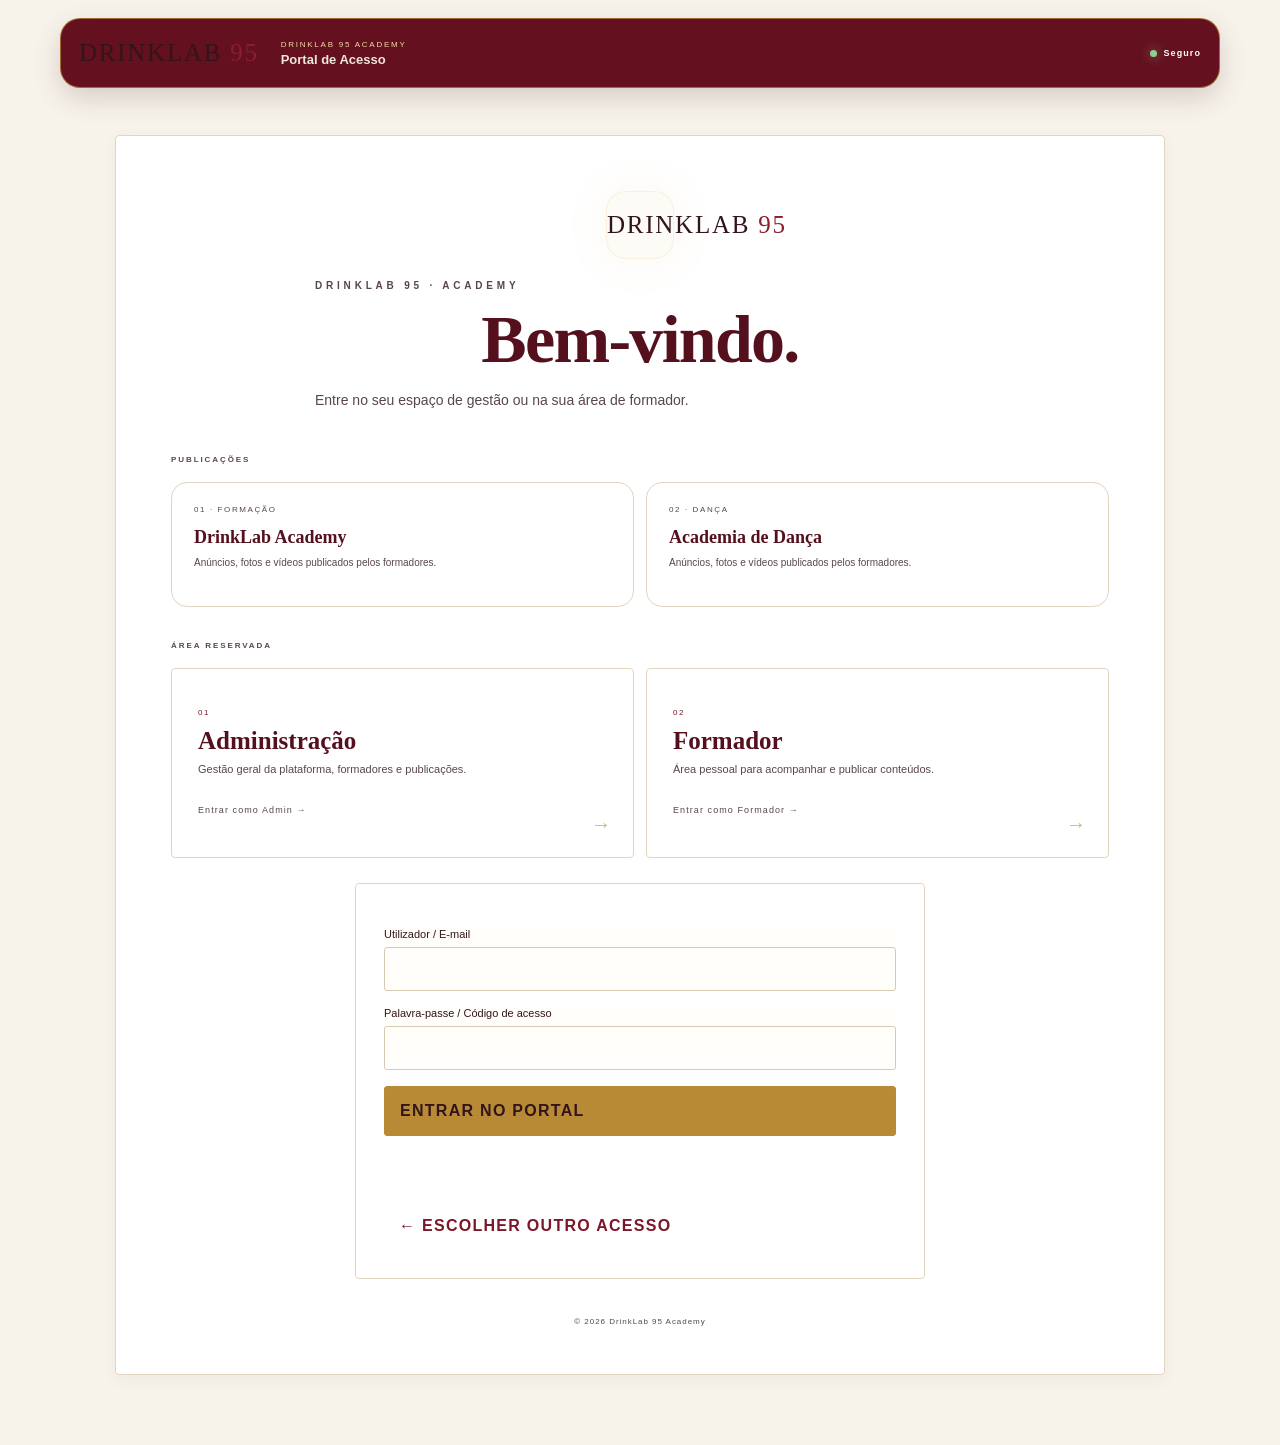
<file: acesso.html>
<!doctype html><html lang="pt-MZ"><head><meta charset="UTF-8"><meta name="viewport" content="width=device-width,initial-scale=1"><meta name="theme-color" content="#64101e"><title>DrinkLab 95 — Portal de Acesso</title><link rel="stylesheet" href="assets/css/style.css?v=20261028-visual-refresh-1"><style>.portal-info{width:min(980px,100%);margin:0 auto 28px;display:grid;grid-template-columns:repeat(3,1fr);gap:14px}.portal-card{display:block;padding:24px 20px;text-decoration:none;color:var(--text);background:linear-gradient(145deg,#15120d,#080808);border:1px solid #352919;border-radius:10px;text-align:left;transition:.25s;cursor:pointer}.portal-card:hover{transform:translateY(-3px);border-color:rgba(237,208,138,.8);box-shadow:0 18px 45px rgba(0,0,0,.35)}.portal-card small{display:block;color:#756c5d;font-size:8px;letter-spacing:.2em;margin-bottom:13px}.portal-card strong{display:block;color:var(--gold2);font:600 20px 'Playfair Display',serif;margin-bottom:7px}.portal-card span{display:block;color:var(--muted);font-size:10px;line-height:1.6}.portal-label{text-align:center;color:var(--gold2);font-size:9px;letter-spacing:.25em;font-weight:700;margin:28px 0 14px}.access-roles{display:grid;grid-template-columns:repeat(2,1fr);gap:14px;max-width:650px;margin:0 auto}.access-roles button{border:1px solid #352919;border-radius:10px;background:linear-gradient(145deg,#15120d,#080808);color:var(--text);padding:22px;text-align:left;cursor:pointer;transition:.25s}.access-roles button:hover{transform:translateY(-3px);border-color:rgba(237,208,138,.7)}.access-roles span{display:block;color:#756c5d;font-size:8px;letter-spacing:.2em;margin-bottom:10px}.access-roles strong{display:block;color:var(--gold2);font:600 21px 'Playfair Display',serif;margin-bottom:5px}.access-roles small,.access-roles em{display:block;color:var(--muted);font-size:10px;line-height:1.6}.access-roles em{margin-top:12px;color:var(--gold2);font-style:normal}.access-form{max-width:520px;margin:24px auto 0}.access-back{margin-top:12px!important;background:transparent!important;border:0!important;color:var(--muted)!important;box-shadow:none!important}.access-back:hover{color:var(--gold2)!important}.error{color:#d88b8b;text-align:center}@media(max-width:700px){.portal-info,.access-roles{grid-template-columns:1fr}.portal-card{padding:19px}.access-roles button{padding:19px}}</style><style>
body:has(.access-page){background:#050505;min-height:100vh}.access-header{position:fixed;top:18px!important;left:50%;transform:translateX(-50%);width:min(1160px,calc(100% - 28px));height:70px!important;min-height:70px!important;padding:9px 18px!important;border-radius:20px!important;z-index:20}.access-header>a{display:flex;align-items:center}.access-header img{height:46px!important;max-width:185px!important}.access-header>div{display:flex;flex-direction:column;gap:3px;margin-left:22px;flex:1}.access-header small{font-size:8px;color:#777067;letter-spacing:.22em}.access-header strong{font-size:13px;color:#eee7dc}.header-status{display:flex!important;align-items:center;gap:7px;color:#aaa49b!important;font-size:9px!important;letter-spacing:.12em!important}.header-status i{display:block;width:7px;height:7px;border-radius:50%;background:#8ecf8e;box-shadow:0 0 12px rgba(142,207,142,.7)}.access-page{position:relative;min-height:100vh;display:grid;place-items:center;padding:135px 18px 70px;overflow:hidden}.access-glow{position:absolute;width:620px;height:620px;border-radius:50%;background:radial-gradient(circle,rgba(201,151,61,.10),transparent 65%);pointer-events:none}.access-box{position:relative;z-index:2;width:min(1050px,100%);padding:55px 55px 48px;background:linear-gradient(145deg,rgba(20,18,14,.96),rgba(7,7,7,.97));border:1px solid rgba(237,208,138,.15);border-radius:26px;box-shadow:0 35px 100px rgba(0,0,0,.55);backdrop-filter:blur(20px)}.access-brand{text-align:center;max-width:650px;margin:0 auto 40px}.brand-mark{width:68px;height:68px;margin:0 auto 18px;display:grid;place-items:center;border:1px solid rgba(237,208,138,.25);border-radius:20px;background:rgba(201,151,61,.045);box-shadow:0 0 45px rgba(201,151,61,.08)}.brand-mark img{width:38px!important;height:38px!important}.access-brand h1{font:600 clamp(42px,6vw,68px)/1 'Playfair Display',serif;margin:8px 0 15px;letter-spacing:-.025em}.access-brand>p:last-child{color:var(--muted);font-size:14px;line-height:1.8;margin:0}.portal-label{margin:32px 0 15px!important;color:#82796b!important;font-size:8px!important;letter-spacing:.24em!important;text-align:left!important}.portal-info{width:100%;grid-template-columns:repeat(2,1fr);gap:12px}.portal-card{min-height:125px;padding:22px!important;border-radius:16px!important;background:rgba(255,255,255,.018)!important;border-color:rgba(237,208,138,.10)!important}.portal-card strong{font-size:18px!important}.portal-card:hover{transform:translateY(-4px);background:rgba(201,151,61,.035)!important}.access-roles{max-width:none;grid-template-columns:repeat(2,1fr);gap:12px}.access-roles button{position:relative;min-height:190px;padding:26px;border-radius:16px;background:linear-gradient(145deg,#15120d,#090908);border-color:rgba(237,208,138,.12)}.access-roles button:after{content:'→';position:absolute;right:22px;bottom:21px;color:var(--gold2);font-size:20px;transition:.2s}.access-roles button:hover:after{transform:translateX(5px)}.access-roles strong{font-size:25px!important}.access-roles small{max-width:310px;font-size:11px!important;line-height:1.7!important}.access-roles em{margin-top:25px!important;font-size:9px!important;letter-spacing:.12em}.access-form{max-width:570px;padding:28px;margin:25px auto 0;border:1px solid rgba(237,208,138,.12);border-radius:18px;background:rgba(255,255,255,.018)}#accessTitle{color:var(--gold2);font-size:10px;letter-spacing:.18em;font-weight:700;margin:0}.access-form label{font-size:11px}.access-form input{border-radius:11px;padding:15px;background:#060606}.access-form>button[type=submit]{border-radius:11px;background:linear-gradient(135deg,#d8ad61,#b98431);padding:15px}.access-back{border-radius:999px!important}.error{font-size:11px}.access-box:after{content:'© 2026 DrinkLab 95 Academy';display:block;text-align:center;color:#514b43;font-size:8px;letter-spacing:.12em;margin-top:38px}@media(max-width:700px){.access-header{top:10px!important;height:62px!important;min-height:62px!important}.access-header img{height:40px!important}.access-header>div{display:none}.header-status{font-size:8px!important}.access-page{padding:100px 12px 35px}.access-box{padding:34px 18px 28px;border-radius:20px}.access-brand{margin-bottom:28px}.portal-info,.access-roles{grid-template-columns:1fr}.portal-card{min-height:110px}.access-roles button{min-height:155px}.access-form{padding:20px 15px}}
</style>  <link rel="stylesheet" href="assets/css/refinement.css?v=20261028-11">
</head><body><header class="access-header"><a href="./"><span class="brand-wordmark">DRINKLAB <em>95</em></span></a><div><small>DRINKLAB 95 ACADEMY</small><strong>Portal de Acesso</strong></div><span class="header-status"><i></i> Seguro</span></header><main class="access-page"><div class="access-glow"></div><section class="access-box"><div class="access-brand"><div class="brand-mark"><span class="brand-wordmark">DRINKLAB <em>95</em></span></div><p class="eyebrow">DRINKLAB 95 · ACADEMY</p><h1>Bem-vindo.</h1><p>Entre no seu espaço de gestão ou na sua área de formador.</p></div><p class="portal-label">PUBLICAÇÕES</p><div class="portal-info"><a class="portal-card" href="./publicacoes.html?area=academy"><small>01 · FORMAÇÃO</small><strong>DrinkLab Academy</strong><span>Anúncios, fotos e vídeos publicados pelos formadores.</span></a><a class="portal-card" href="./publicacoes.html?area=danca"><small>02 · DANÇA</small><strong>Academia de Dança</strong><span>Anúncios, fotos e vídeos publicados pelos formadores.</span></a></div><p class="portal-label">ÁREA RESERVADA</p><div class="access-roles"><button type="button" data-role="admin"><span>01</span><strong>Administração</strong><small>Gestão geral da plataforma, formadores e publicações.</small><em>Entrar como Admin →</em></button><button type="button" data-role="formador"><span>02</span><strong>Formador</strong><small>Área pessoal para acompanhar e publicar conteúdos.</small><em>Entrar como Formador →</em></button></div><form id="accessForm" class="access-form" hidden><p id="accessTitle"></p><label>Utilizador / E-mail<input id="accessUser" autocomplete="username" required></label><label>Palavra-passe / Código de acesso<input id="accessPass" type="password" autocomplete="current-password" required></label><button type="submit">Entrar no portal</button><p id="accessError" class="error"></p><button class="access-back" type="button" id="chooseAgain">← Escolher outro acesso</button></form></section></main><script src="assets/js/acesso.js?v=20260825-7"></script></body></html>
</file>
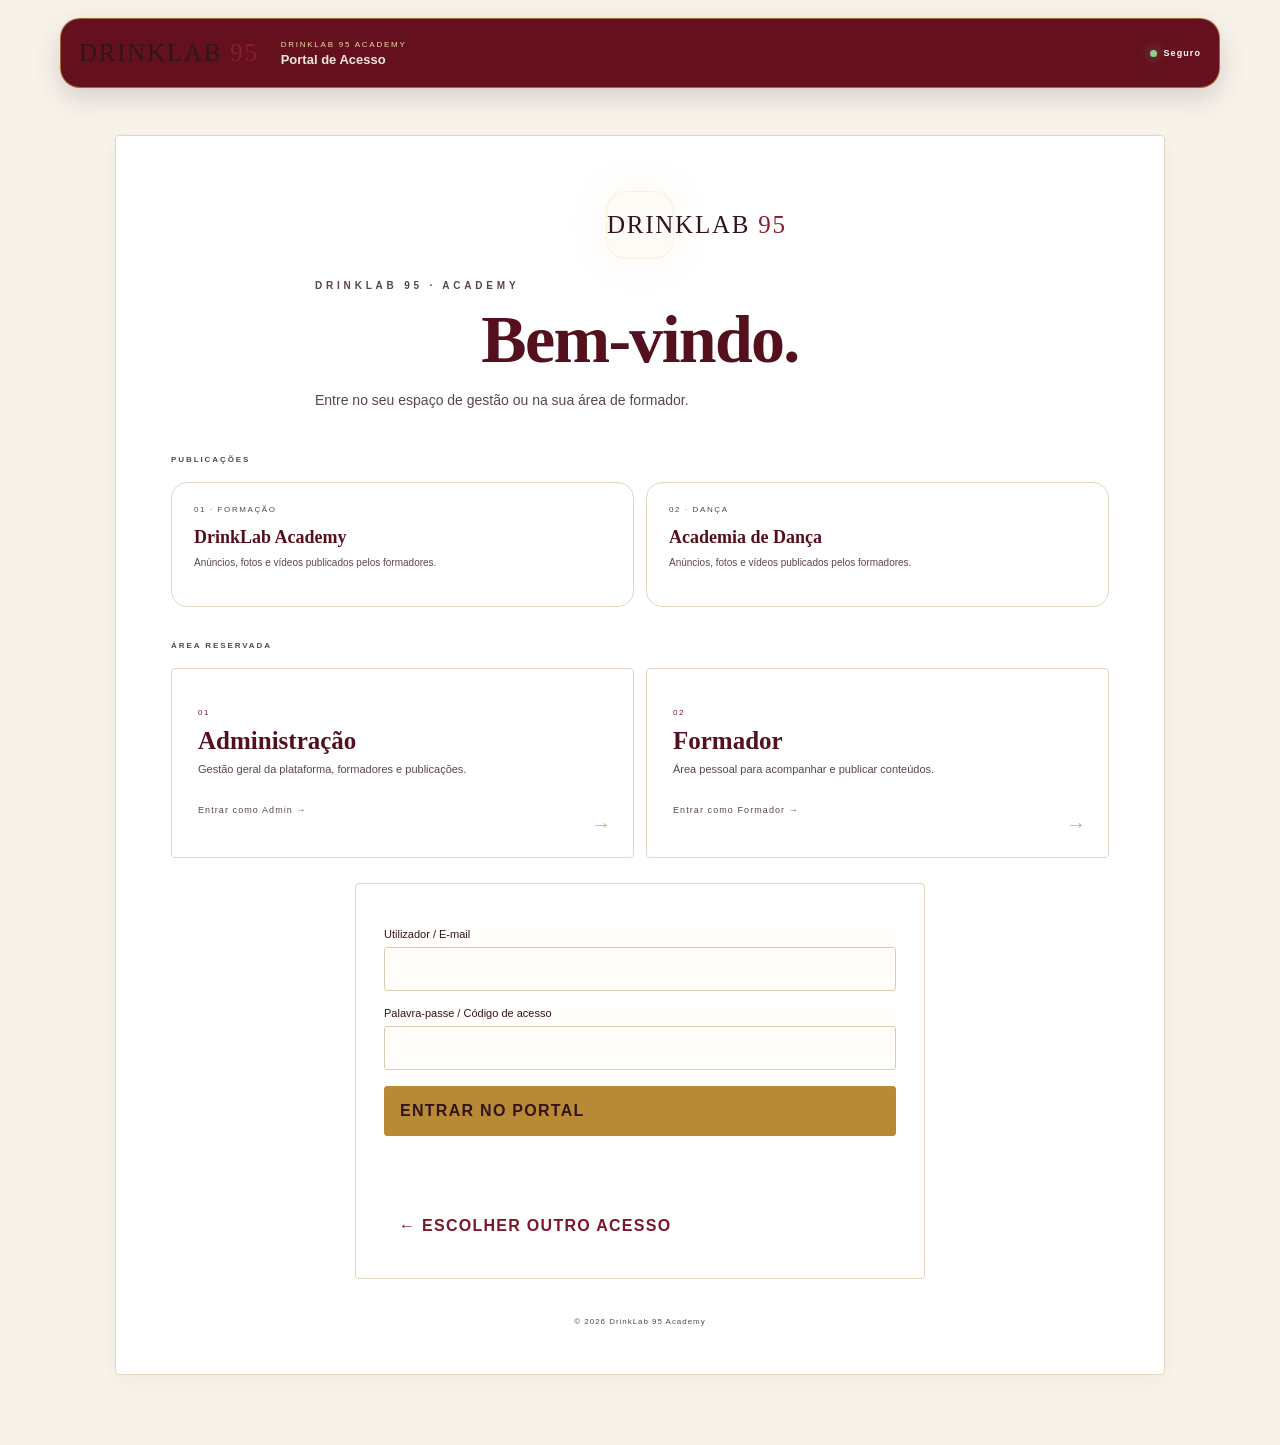
<file: admin.html>
<!doctype html><html lang="pt-MZ"><head><meta charset="UTF-8"><meta name="viewport" content="width=device-width,initial-scale=1"><meta name="theme-color" content="#64101e"><title>DrinkLab 95 — Administração</title><link rel="stylesheet" href="assets/css/style.css?v=20261028-visual-refresh-1"><style>.admin{max-width:1200px;margin:auto;padding:clamp(24px,5vw,55px) clamp(14px,4vw,28px)}.dash h1{font-family:'Playfair Display',serif;font-size:clamp(32px,6vw,48px)}.box{background:#0e0d0b;border:1px solid #4a3920;padding:clamp(18px,4vw,30px);border-radius:14px}.box label{display:grid;gap:7px;margin:13px 0}.box input,.box select,.box textarea{width:100%;box-sizing:border-box;padding:13px;background:#070707;border:1px solid #3a3328;color:#fff;border-radius:8px}.box textarea{min-height:110px;resize:vertical}.goldbtn{background:#c9973d;border:0;border-radius:8px;padding:13px 18px;font-weight:800;cursor:pointer}.error{color:#e08d76;margin-top:12px}.stats{display:grid;grid-template-columns:repeat(5,minmax(0,1fr));gap:14px;margin:25px 0}.stat{background:#11100e;border:1px solid #3d3020;padding:20px;border-radius:12px}.stat b{display:block;font-size:30px;color:#e4bb68}.toolbar{display:flex;gap:12px;justify-content:space-between;align-items:center;margin:20px 0;flex-wrap:wrap}.tablewrap{overflow:auto;border:1px solid #3d3020;border-radius:12px}.tablewrap table{width:100%;border-collapse:collapse;min-width:980px}.tablewrap th,.tablewrap td{padding:12px;text-align:left;border-bottom:1px solid #28231c;font-size:12px}.tablewrap th{color:#e4bb68}.trainer-grid{display:grid;grid-template-columns:1fr 1fr;gap:18px;margin-top:30px}.checks{display:grid;grid-template-columns:1fr 1fr;gap:8px}.checks label{display:flex;align-items:center;gap:8px;margin:0}.trainer-card{border:1px solid #30281d;padding:15px;border-radius:10px;margin:10px 0;background:#0b0b0a}.trainer-card strong{color:#f4ead7;font-size:15px}.trainer-card small{display:block;color:#e4bb68;margin:7px 0}.trainer-actions{display:flex;gap:8px;flex-wrap:wrap;margin-top:12px}.trainer-actions button{background:none;border:1px solid #4a3920;color:#e4bb68;border-radius:7px;padding:8px 10px;cursor:pointer}.trainer-actions .delete{color:#e08d76}.section-title{margin:45px 0 10px;font-family:'Playfair Display',serif;font-size:28px}.notice{border:1px solid #4a3920;background:linear-gradient(135deg,#151109,#090908);padding:18px;border-radius:12px;margin-top:14px}.notice strong{color:#e4bb68}.notice small{display:block;color:#777;margin-top:8px}.hint{font-size:12px;color:#aaa49b}.admin-content-nav{display:grid;grid-template-columns:repeat(3,1fr);gap:12px;margin:18px 0}.admin-content-nav button{min-height:64px;font-size:14px}.admin-content-nav button.active{outline:2px solid #e4bb68;box-shadow:0 0 0 3px rgba(228,187,104,.08)}.site-media-grid{display:grid;grid-template-columns:repeat(3,minmax(0,1fr));gap:14px;margin-top:20px}.site-media-card{border:1px solid #3d3020;background:#0b0b0a;border-radius:12px;overflow:hidden}.site-media-preview{height:180px;background:#070707;display:grid;place-items:center;color:#756c5d}.site-media-preview img,.site-media-preview video{width:100%;height:100%;object-fit:cover}.site-media-info{padding:15px}.site-media-info strong{display:block;color:#e4bb68}.site-media-info small{display:block;color:#777;margin:5px 0 12px}.site-media-info input[type=file]{padding:9px}.site-media-info button{width:100%;margin-top:8px}.site-media-info .media-active{display:flex;align-items:center;gap:8px}.site-media-info .media-active input{width:auto}.site-media-head{display:flex;justify-content:space-between;gap:15px;align-items:center}@media(max-width:900px){.stats{grid-template-columns:repeat(3,1fr)}.trainer-grid{grid-template-columns:1fr}.site-media-grid{grid-template-columns:repeat(2,minmax(0,1fr))}}@media(max-width:600px){.stats{grid-template-columns:1fr 1fr}.checks{grid-template-columns:1fr}.toolbar{align-items:stretch}.toolbar button{width:100%}.admin-content-nav{grid-template-columns:1fr}.admin-content-nav button{width:100%}.site-media-grid{grid-template-columns:1fr}}</style><style>
.admin{max-width:1280px;margin:auto;padding:118px clamp(14px,4vw,34px) 70px}.admin-header{height:76px!important;min-height:76px!important;width:min(1280px,calc(100% - 28px));padding:10px 18px!important;border-radius:20px!important}.admin-brand img{height:46px!important;max-width:185px!important}.admin-header-center{display:flex;flex-direction:column;gap:3px;flex:1;margin-left:25px}.admin-kicker{font-size:8px!important;letter-spacing:.22em!important;color:#8f887e!important}.admin-header-center strong{font-size:14px;color:#f5efe5}.admin-header-actions{display:flex;align-items:center;gap:15px}.admin-live{font-size:9px;color:#aaa49b;display:flex;align-items:center;gap:7px}.admin-live i{width:7px;height:7px;border-radius:50%;background:#8ecf8e;box-shadow:0 0 10px rgba(142,207,142,.65)}.admin-site-link{color:var(--gold2);text-decoration:none;font-size:9px;letter-spacing:.1em;text-transform:uppercase}.admin-hero{display:flex;align-items:flex-end;justify-content:space-between;gap:25px;margin:15px 0 28px}.dash h1{font-family:'Playfair Display',serif;font-size:clamp(36px,5vw,56px);margin:7px 0 10px}.admin-subtitle{max-width:680px;color:var(--muted);line-height:1.7;margin:0;font-size:13px}.logout{border:1px solid rgba(237,208,138,.25);background:rgba(255,255,255,.025);color:#cfc7bb;border-radius:999px;padding:11px 17px;cursor:pointer}.logout:hover{border-color:var(--gold2);color:var(--gold2)}.stats{display:grid;grid-template-columns:repeat(5,minmax(0,1fr));gap:12px;margin:25px 0 35px}.stat{position:relative;overflow:hidden;background:linear-gradient(145deg,rgba(22,19,14,.96),rgba(9,9,8,.96));border:1px solid rgba(237,208,138,.12);padding:21px;border-radius:16px;box-shadow:0 16px 35px rgba(0,0,0,.18)}.stat:after{content:'';position:absolute;width:80px;height:80px;right:-30px;top:-30px;border-radius:50%;background:rgba(201,151,61,.08)}.stat b{display:block;font-size:32px;color:var(--gold2);margin-top:9px}.toolbar{display:flex;gap:12px;justify-content:space-between;align-items:center;margin:20px 0 14px;flex-wrap:wrap}.toolbar h2{font:600 25px 'Playfair Display',serif;margin:0}.goldbtn{background:linear-gradient(135deg,#d8ad61,#b98431);border:0;border-radius:10px;padding:12px 17px;font-weight:800;color:#090806;cursor:pointer;box-shadow:0 10px 25px rgba(201,151,61,.13)}.goldbtn:hover{transform:translateY(-1px);filter:brightness(1.06)}.tablewrap{overflow:auto;border:1px solid rgba(237,208,138,.12);border-radius:16px;background:rgba(10,10,9,.7);box-shadow:0 18px 45px rgba(0,0,0,.2)}.tablewrap th,.tablewrap td{padding:14px 13px}.tablewrap th{background:#11100d;color:var(--gold2);font-size:10px;letter-spacing:.08em;text-transform:uppercase}.tablewrap td{font-size:12px;color:#c7c0b5}.tablewrap tr:last-child td{border-bottom:0}.section-title{margin:58px 0 13px;font-family:'Playfair Display',serif;font-size:31px}.box{background:linear-gradient(145deg,rgba(16,15,13,.96),rgba(8,8,8,.96));border:1px solid rgba(237,208,138,.12);padding:clamp(19px,3vw,30px);border-radius:18px;box-shadow:0 18px 50px rgba(0,0,0,.2)}.box h2{margin-top:0;font-family:'Playfair Display',serif}.box input,.box select,.box textarea{background:#070707;border:1px solid #312b23;border-radius:10px}.box input:focus,.box select:focus,.box textarea:focus{outline:none;border-color:rgba(237,208,138,.55);box-shadow:0 0 0 3px rgba(237,208,138,.07)}.trainer-grid{gap:14px}.trainer-card{border:1px solid rgba(237,208,138,.1);padding:15px;border-radius:14px;margin:10px 0;background:rgba(255,255,255,.018)}.trainer-card:hover{border-color:rgba(237,208,138,.25);background:rgba(237,208,138,.025)}.admin-content-nav{gap:10px}.admin-content-nav button{border-radius:12px}.site-media-grid{gap:12px}.site-media-card{border-color:rgba(237,208,138,.1);border-radius:14px}.notice{border-color:rgba(237,208,138,.13);border-radius:14px;background:linear-gradient(135deg,#141109,#090908)}@media(max-width:1000px){.stats{grid-template-columns:repeat(3,1fr)}.admin-header-center{display:none}}@media(max-width:700px){.admin{padding-top:105px}.admin-header{height:62px!important;min-height:62px!important}.admin-brand img{height:40px!important}.admin-live{display:none}.admin-header-actions{margin-left:auto}.admin-hero{align-items:flex-start;flex-direction:column}.admin-hero .logout{align-self:flex-start}.stats{grid-template-columns:1fr 1fr}.section-title{font-size:27px}}@media(max-width:480px){.admin-header{padding:8px 12px!important}.admin-site-link{font-size:8px}.stats{grid-template-columns:1fr}.stat{padding:18px}.admin{padding-left:12px;padding-right:12px}}
</style>  <link rel="stylesheet" href="assets/css/refinement.css?v=20261028-11">
</head><body><header class="admin-header"><a class="admin-brand" href="./"><span class="brand-wordmark">DRINKLAB <em>95</em></span></a><div class="admin-header-center"><span class="admin-kicker">DRINKLAB 95 ACADEMY</span><strong>Painel de Administração</strong></div><div class="admin-header-actions"><span class="admin-live"><i></i> Sistema online</span><a href="./" class="admin-site-link">Ver site ↗</a></div></header><main class="admin"><section id="dashboard" class="dash"><button id="logout" class="logout">Sair</button><p class="eyebrow">PAINEL DE CONTROLO</p><h1>Gestão da Academy</h1><div class="stats"><div class="stat">Inscrições<b id="total">0</b></div><div class="stat">Novas<b id="novas">0</b></div><div class="stat">Coffee Training<b id="coffee">0</b></div><div class="stat">Dança<b id="dance">0</b></div><div class="stat">Manutenção<b id="maintenance">0</b></div></div><div class="toolbar"><h2>Inscrições</h2><button id="export" class="goldbtn">Exportar CSV</button></div><div class="tablewrap"><table><thead><tr><th>Data</th><th>Nome</th><th>Programa</th><th>Curso</th><th>Horário</th><th>3 dias/semana</th><th>Contacto</th><th>Estado</th></tr></thead><tbody id="rows"></tbody></table></div><h2 class="section-title">Gestão de Formadores</h2><div class="trainer-grid"><div class="box"><h2 id="trainerFormTitle">Criar Formador</h2><p class="hint">Cadastre o formador uma vez. Os dados deste perfil alimentam o acesso do formador e a apresentação da equipa no site público.</p><form id="trainerForm"><label>Nome completo<input id="trainerName" required></label><label>Utilizador / E-mail<input id="trainerEmail" required placeholder="formador@drinklab.co.mz"></label><label>WhatsApp / Telefone<input id="trainerPhone" placeholder="+258..."></label><label>Especialidade / Cargo<input id="trainerSpecialty" placeholder="Ex.: Barista Trainer"></label><label>Área pública<select id="trainerArea"><option>DrinkLab Academy</option><option>Academia de Dança</option></select></label><label>Foto do formador (URL)<input id="trainerPhoto" type="url" placeholder="https://..."><span class="hint">Pode usar uma URL de imagem já hospedada.</span></label><label>Palavra-passe inicial / nova<input id="trainerPass" type="password" minlength="6" placeholder="Deixe vazio ao editar para manter a actual"></label><label>Categorias de actuação</label><div class="checks"><label><input type="checkbox" name="trainerCat" value="Coffee Training"> Coffee Training</label><label><input type="checkbox" name="trainerCat" value="Dança"> Dança</label><label><input type="checkbox" name="trainerCat" value="Bartender / Barwoman"> Bartender / Barwoman</label><label><input type="checkbox" name="trainerCat" value="Coquetelaria"> Coquetelaria</label></div><label><span>Estado</span><select id="trainerActive"><option value="true">Activo</option><option value="false">Inactivo</option></select></label><br><button class="goldbtn" id="trainerSave">Criar acesso do formador</button><button type="button" id="trainerCancel" hidden>Cancelar edição</button></form></div><div class="box"><h2>Formadores</h2><div id="trainers"></div></div></div><h2 class="section-title">Actualizações para os Formadores</h2><div class="box"><p class="hint">Publique avisos, alterações de horários, orientações e informações importantes.</p><form id="updateForm"><label>Título<input id="updateTitle" required></label><label>Categoria<select id="updateCategory"><option>Geral</option><option>Horários</option><option>Formação</option><option>Eventos</option><option>Reuniões</option><option>Importante</option></select></label><label>Destinatários<select id="updateAudience"><option value="Todos">Todos os formadores</option><option value="Coffee Training">Formadores de Coffee Training</option><option value="Dança">Formadores de Dança</option><option value="Bartender / Barwoman">Formadores de Bar</option><option value="Coquetelaria">Formadores de Coquetelaria</option></select></label><label>Mensagem<textarea id="updateMessage" required></textarea></label><button class="goldbtn">Publicar actualização</button></form><div id="updatesAdmin"></div></div><h2 class="section-title">Imagens do Site</h2><div id="siteMediaManagement" class="box"><p class="hint">Gestão central de todas as imagens do site principal, incluindo Hero, secções, programas e fotografias da equipa.</p><p class="hint">Escolha uma imagem ou vídeo e envie. O ficheiro ficará online e substituirá automaticamente a imagem correspondente no site.</p></div><h2 class="section-title">Conteúdo do Site</h2><div id="contentManagementAdmin" class="box"><p class="hint">Escolha uma área para criar, editar ou eliminar conteúdos que serão apresentados no site público.</p><div class="admin-content-nav"><button type="button" class="goldbtn" data-content-area="publicacao">📝 Publicações</button><button type="button" class="goldbtn" data-content-area="trabalho">🏆 Trabalhos Feitos</button><button type="button" class="goldbtn" data-content-area="formacao">🎓 Formações Realizadas</button></div><div id="contentManagementBody"><p class="hint">Selecione uma das três áreas acima.</p></div></div></section></main><footer>© 2026 DrinkLab 95 Academy · Experiência • Qualidade • Paixão</footer><script>if(sessionStorage.getItem('drinklab_admin')!=='1'){location.replace('./acesso.html')}else{const m=document.createElement('script');m.src='assets/js/admin.js?v=20260923-8';document.body.appendChild(m);const c=document.createElement('script');c.src='assets/js/content-manager-admin.js?v=20260903-3';document.body.appendChild(c);const s=document.createElement('script');s.src='assets/js/site-media-admin.js?v=20260903-1';document.body.appendChild(s);const p=document.createElement('script');p.src='assets/js/post-media-upload.js?v=20260903-1';document.body.appendChild(p)}</script></body></html>
</file>
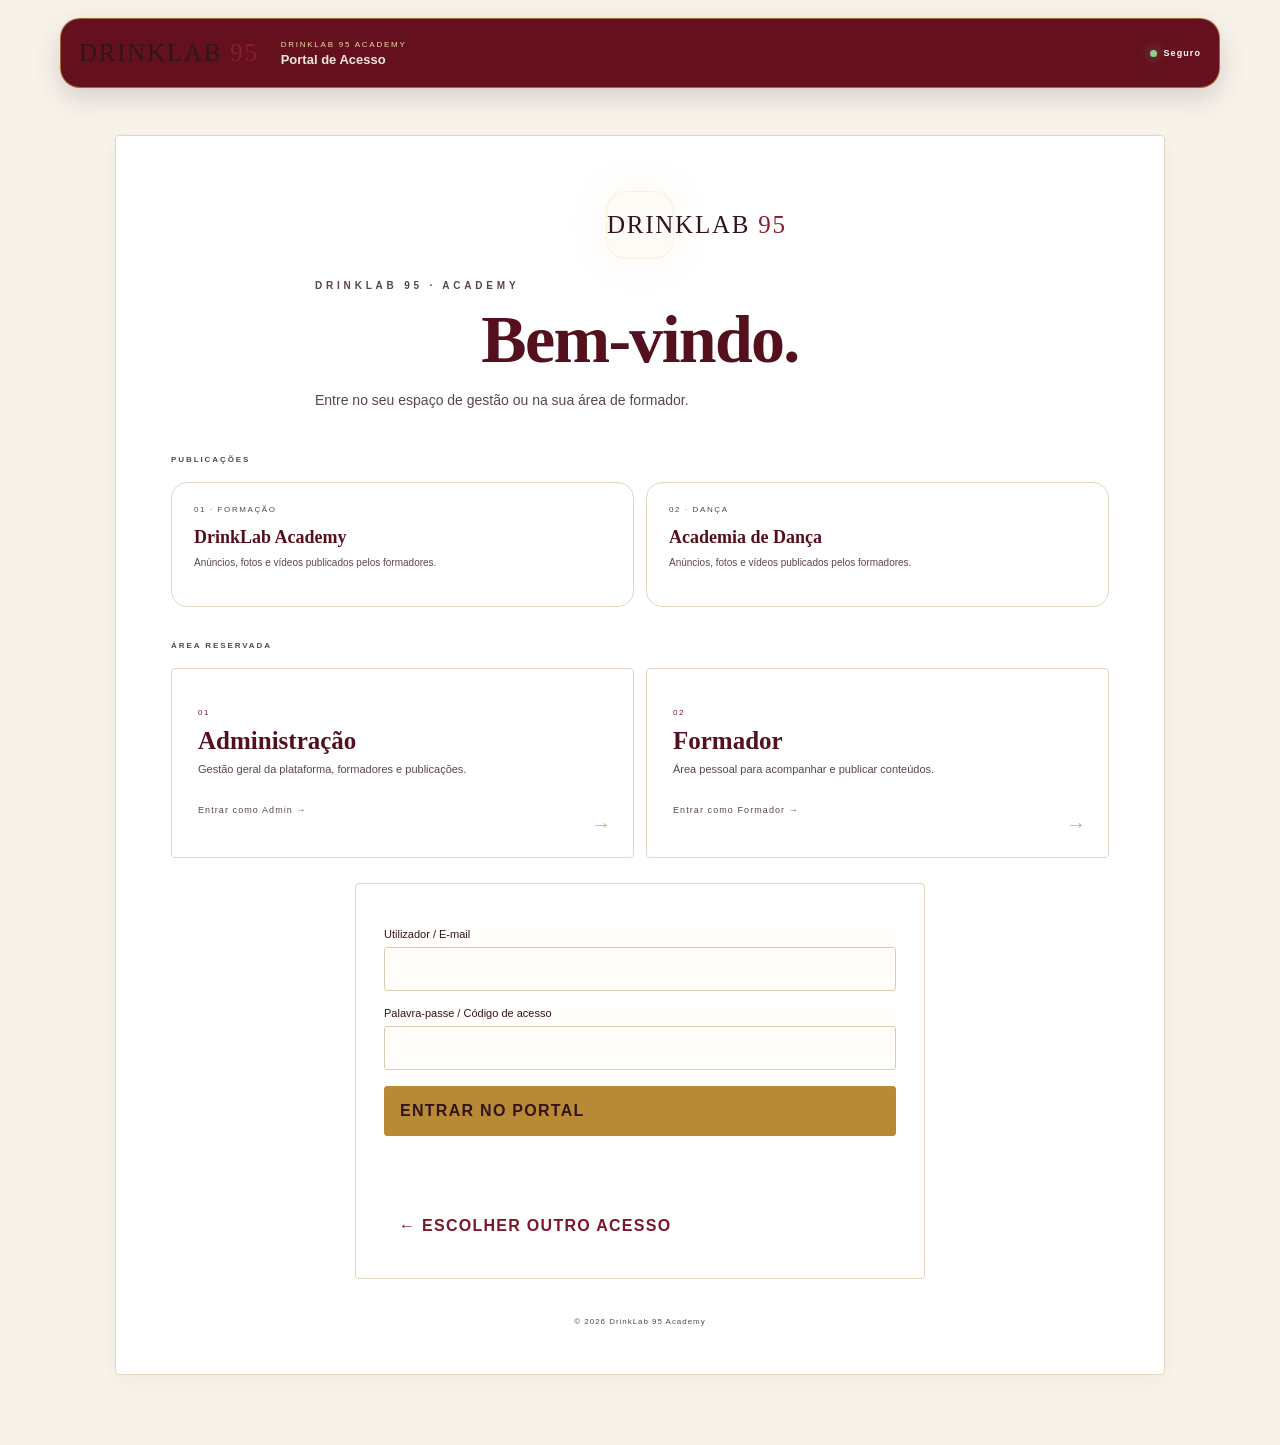
<file: formador.html>
<!doctype html><html lang="pt-MZ"><head><meta charset="UTF-8"><meta name="viewport" content="width=device-width,initial-scale=1"><title>DrinkLab 95 — Área do Formador</title><link rel="stylesheet" href="assets/css/style.css?v=20261028-visual-refresh-1"><style>.trainer-page{max-width:1200px;margin:auto;padding:28px 16px 50px}.trainer-hero h1,.section-title{font-family:'Playfair Display',serif}.trainer-content{display:grid;grid-template-columns:1fr 1fr;gap:18px;margin:25px 0}.trainer-welcome,.trainer-note,.panel{background:#0e0d0b;border:1px solid #3d3020;border-radius:14px;padding:22px}.values{display:flex;gap:8px;flex-wrap:wrap;margin-top:12px}.values span{border:1px solid #4a3920;color:#e4bb68;border-radius:20px;padding:7px 11px;font-size:11px}.section-title{font-size:29px;margin:38px 0 12px}.stats{display:grid;grid-template-columns:repeat(3,1fr);gap:14px;margin:18px 0}.stat{background:#11100e;border:1px solid #3d3020;border-radius:12px;padding:18px}.stat b{display:block;font-size:30px;color:#e4bb68;margin-top:5px}.actions{display:grid;grid-template-columns:1fr 1fr;gap:14px;margin:18px 0}.action{border:1px solid #4a3920;background:linear-gradient(145deg,#15120d,#080808);color:#fff;border-radius:12px;padding:18px;cursor:pointer;text-align:left}.action strong{display:block;color:#e4bb68;font-size:17px;margin-bottom:5px}.composer{display:none;margin-top:14px}.composer.open{display:block}.composer label{display:grid;gap:7px;margin:12px 0}.composer input,.composer select,.composer textarea{width:100%;box-sizing:border-box;padding:12px;background:#070707;border:1px solid #3a3328;color:#fff;border-radius:8px}.composer textarea{min-height:130px}.goldbtn{background:#c9973d;border:0;border-radius:8px;padding:12px 18px;font-weight:800;cursor:pointer}.secondary{background:none;border:1px solid #4a3920;color:#e4bb68;border-radius:8px;padding:11px 15px;cursor:pointer}.danger{color:#e08d76;border-color:#6b3024}.student-wrap{overflow:auto;border:1px solid #3d3020;border-radius:12px}.student-wrap table{width:100%;border-collapse:collapse;min-width:760px}.student-wrap th,.student-wrap td{padding:12px;text-align:left;border-bottom:1px solid #28231c;font-size:12px}.student-wrap th{color:#e4bb68}.post-card{background:linear-gradient(145deg,#15120d,#080808);border:1px solid #3b2d1b;border-radius:12px;padding:18px;margin:12px 0}.post-meta{color:#c9973d;font-size:9px;letter-spacing:.14em;text-transform:uppercase}.post-card h3{font-family:'Playfair Display',serif;font-size:21px;margin:8px 0}.post-card p{color:#aaa49b;line-height:1.7;white-space:pre-line}.post-actions{display:flex;gap:10px;margin-top:14px;flex-wrap:wrap}.empty,.hint{color:#777;font-size:12px}.error{color:#e08d76}@media(max-width:800px){.trainer-content,.actions{grid-template-columns:1fr}.stats{grid-template-columns:1fr 1fr}}@media(max-width:500px){.stats{grid-template-columns:1fr}}</style>  <link rel="stylesheet" href="assets/css/refinement.css?v=20261028-11">
</head><body><header><a href="./"><span class="brand-wordmark">DRINKLAB <em>95</em></span></a><span>ÁREA DO FORMADOR</span></header><main class="trainer-page"><section class="trainer-hero"><button id="logout" class="footer-login">Sair</button><p class="eyebrow">DRINKLAB 95 ACADEMY</p><h1>Área do Formador</h1><p id="welcome">Bem-vindo.</p></section><section class="trainer-content"><div class="trainer-welcome"><p class="eyebrow">PERFIL PROFISSIONAL</p><h2 id="name">Formador</h2><p id="specialty">Formador DrinkLab 95</p><div id="categories" class="values"></div></div><div class="trainer-note"><p class="eyebrow">O SEU ESPAÇO</p><h2>Publique e acompanhe a sua formação.</h2><p>Crie publicações para a página pública. Avisos permanecem apenas no portal.</p></div></section><h2 class="section-title">Minha Formação</h2><div class="stats"><div class="stat">Alunos inscritos<b id="studentTotal">0</b></div><div class="stat">Formações<b id="formationTotal">0</b></div><div class="stat">Horários<b id="scheduleTotal">0</b></div></div><div class="panel"><div style="display:flex;justify-content:space-between;gap:10px;align-items:center;flex-wrap:wrap"><div><h2>👥 Meus alunos</h2><p class="hint">Alunos inscritos nas formações/categorias atribuídas a si.</p></div><button id="refreshStudents" class="secondary">Actualizar</button></div><div class="student-wrap"><table><thead><tr><th>Aluno</th><th>Formação</th><th>Curso</th><th>Horário</th><th>Dias</th><th>Contacto</th></tr></thead><tbody id="studentRows"><tr><td colspan="6">A carregar alunos...</td></tr></tbody></table></div></div><h2 class="section-title">Publicar</h2><div class="actions"><button class="action" id="openPublish"><strong>＋ Nova publicação</strong><span>Texto, foto ou vídeo para a página pública.</span></button><button class="action" id="openNotice"><strong>📢 Novo aviso</strong><span>Comunicação interna, visível apenas no portal.</span></button></div><div id="composer" class="panel composer"><h2 id="composerTitle">Nova publicação</h2><form id="publishForm"><label>Título<input id="postTitle" required maxlength="160"></label><label>Mensagem<textarea id="postMessage" required maxlength="5000"></textarea></label><label>Foto ou vídeo (URL)<input id="postMedia" type="url" placeholder="https://..."></label><label>Área<select id="postArea"></select></label><div style="display:flex;gap:10px;flex-wrap:wrap"><button class="goldbtn" id="publishBtn">Publicar</button><button type="button" class="secondary" id="closeComposer">Cancelar</button></div></form></div><h2 class="section-title">Minhas Publicações</h2><div id="myPosts"><p class="empty">A carregar...</p></div><h2 class="section-title">Meus Avisos</h2><div id="myNotices"><p class="empty">A carregar...</p></div><h2 class="section-title">Comunicações da Administração</h2><div id="adminUpdates"><p class="empty">A carregar...</p></div></main><footer class="site-footer"><div class="footer-bottom"><span>© 2026 DrinkLab 95 Inc. — Todos os direitos reservados.</span><a href="./">Voltar ao site</a></div></footer><script>const SUPABASE_URL='https://tkdqmpmiunkupmmumxmk.supabase.co';const SUPABASE_KEY='sb_publishable_qCKY-QilEX5M3-k2R3CfyQ_MfSv4UKz';const headers={apikey:SUPABASE_KEY,'Content-Type':'application/json'};const raw=sessionStorage.getItem('drinklab_formador');if(!raw){location.replace('acesso.html')}else{try{const trainer=JSON.parse(raw);const esc=v=>String(v??'').replace(/[&<>'"]/g,c=>({'&':'&amp;','<':'&lt;','>':'&gt;',"'":'&#39;','"':'&quot;'}[c]));const norm=v=>String(v??'').normalize('NFKD').replace(/[\u0300-\u036f]/g,'').toLowerCase().replace(/[^a-z0-9]+/g,' ').trim();const cats=Array.isArray(trainer.categorias)?trainer.categorias:(trainer.categorias?String(trainer.categorias).split(','):[]);let editingId=null,editingNoticeId=null;document.querySelector('#name').textContent=trainer.nome||'Formador';document.querySelector('#specialty').textContent=trainer.especialidade||'Formador DrinkLab 95';document.querySelector('#welcome').textContent=`Bem-vindo, ${trainer.nome||'Formador'}.`;document.querySelector('#categories').innerHTML=cats.filter(Boolean).map(x=>`<span>${esc(String(x).trim())}</span>`).join('')||'<span>Sem categoria</span>';const areaForTrainer=()=>{const n=norm(cats.join(' '));if(n.includes('danca'))return 'ACADEMIA DE DANÇA';if(n.includes('scorpion')||n.includes('bar')||n.includes('coquet'))return 'SCORPION SERVICE';return 'DRINKLAB 95 ACADEMY'};async function api(path,opt={}){const r=await fetch(`${SUPABASE_URL}/rest/v1/${path}`,{...opt,headers:{...headers,...(opt.headers||{})}});const t=await r.text();if(!r.ok)throw Error(t||`HTTP ${r.status}`);return t?JSON.parse(t):[]}const mine=x=>String(x.created_by||x.trainer_id||x.author_id||'')===String(trainer.id||'')||norm(x.author_email)===norm(trainer.email);const isPost=x=>{const t=norm(x.type||x.category||x.kind);return !t.includes('aviso')&&!t.includes('notice')&&!t.includes('update')};function postHtml(x){const media=x.media_url||x.image_url||x.video_url||x.url;const mediaHtml=media?`<div style="margin-top:12px"><a href="${esc(media)}" target="_blank" rel="noopener">${/\.(mp4|webm|mov)(\?|$)/i.test(media)?`<video src="${esc(media)}" controls style="max-width:100%;border-radius:8px"></video>`:`<img src="${esc(media)}" alt="Publicação" style="max-width:100%;border-radius:8px">`}</a></div>`:'';return `<article class="post-card"><div class="post-meta">${esc(x.area||x.audience||areaForTrainer())} · ${new Date(x.created_at).toLocaleString('pt-MZ')}</div><h3>${esc(x.title)}</h3><p>${esc(x.content||x.message||x.text)}</p>${mediaHtml}<div class="post-actions"><button class="secondary" data-edit-post="${esc(x.id)}">✏️ Editar</button><button class="secondary danger" data-delete-post="${esc(x.id)}">🗑️ Eliminar</button></div></article>`}function noticeHtml(x){return `<article class="post-card"><div class="post-meta">AVISO · ${new Date(x.created_at).toLocaleString('pt-MZ')}</div><h3>${esc(x.title)}</h3><p>${esc(x.message||x.content||x.text)}</p><div class="post-actions"><button class="secondary" data-edit-notice="${esc(x.id)}">✏️ Editar</button><button class="secondary danger" data-delete-notice="${esc(x.id)}">🗑️ Eliminar</button></div></article>`}async function loadStudents(){try{const rows=await api('registrations?select=*&order=created_at.desc');const mineRows=rows.filter(x=>cats.some(c=>norm([x.program,x.curso,x.categoria].join(' ')).includes(norm(c))));document.querySelector('#studentTotal').textContent=mineRows.length;document.querySelector('#formationTotal').textContent=new Set(mineRows.map(x=>x.curso||x.program).filter(Boolean)).size;document.querySelector('#scheduleTotal').textContent=new Set(mineRows.map(x=>[x.horario,x.dias].filter(Boolean).join(' · ')).filter(Boolean)).size;document.querySelector('#studentRows').innerHTML=mineRows.length?mineRows.map(x=>`<tr><td>${esc(x.nome)}</td><td>${esc(x.program)}</td><td>${esc(x.curso)}</td><td>${esc(x.horario)}</td><td>${esc(x.dias)}</td><td>${esc(x.telefone)}</td></tr>`).join(''):'<tr><td colspan="6">Não existem alunos.</td></tr>'}catch(e){console.error(e)}}async function loadPosts(){try{const rows=await api('posts?select=*&order=created_at.desc');const mineRows=rows.filter(x=>mine(x)&&isPost(x));document.querySelector('#myPosts').innerHTML=mineRows.length?mineRows.map(postHtml).join(''):'<p class="empty">Ainda não publicou nenhum conteúdo.</p>';document.querySelectorAll('[data-edit-post]').forEach(b=>b.onclick=()=>editPost(rows.find(x=>String(x.id)===String(b.dataset.editPost))));document.querySelectorAll('[data-delete-post]').forEach(b=>b.onclick=()=>deletePost(b.dataset.deletePost))}catch(e){console.error(e);document.querySelector('#myPosts').innerHTML='<p class="error">Não foi possível carregar as publicações.</p>'}}async function loadNotices(){try{const rows=await api('trainer_updates?select=*&order=created_at.desc');const mineRows=rows.filter(mine);document.querySelector('#myNotices').innerHTML=mineRows.length?mineRows.map(noticeHtml).join(''):'<p class="empty">Ainda não publicou avisos.</p>';document.querySelectorAll('[data-edit-notice]').forEach(b=>b.onclick=()=>editNotice(rows.find(x=>String(x.id)===String(b.dataset.editNotice))));document.querySelectorAll('[data-delete-notice]').forEach(b=>b.onclick=()=>deleteNotice(b.dataset.deleteNotice));const admin=rows.filter(x=>!mine(x)&&(x.audience==='Todos'||cats.some(c=>norm(c)===norm(x.audience))));document.querySelector('#adminUpdates').innerHTML=admin.length?admin.map(x=>`<article class="post-card"><div class="post-meta">ADMINISTRAÇÃO · ${new Date(x.created_at).toLocaleString('pt-MZ')}</div><h3>${esc(x.title)}</h3><p>${esc(x.message)}</p></article>`).join(''):'<p class="empty">Não existem comunicações da Administração.</p>'}catch(e){console.error(e)}}function setupArea(){document.querySelector('#postArea').innerHTML=`<option>${esc(areaForTrainer())}</option>`}function openComposer(item=null){editingId=item?.id||null;editingNoticeId=null;document.querySelector('#composerTitle').textContent=editingId?'Editar publicação':'Nova publicação';document.querySelector('#postTitle').value=item?.title||'';document.querySelector('#postMessage').value=item?.content||item?.message||'';document.querySelector('#postMedia').value=item?.media_url||item?.image_url||item?.video_url||item?.url||'';setupArea();document.querySelector('#publishBtn').textContent=editingId?'Guardar alterações':'Publicar';document.querySelector('#composer').classList.add('open')}function openNoticeEditor(item=null){editingNoticeId=item?.id||null;editingId=null;document.querySelector('#composerTitle').textContent=editingNoticeId?'Editar aviso':'Novo aviso';document.querySelector('#postTitle').value=item?.title||'';document.querySelector('#postMessage').value=item?.message||item?.content||item?.text||'';document.querySelector('#postMedia').value='';setupArea();document.querySelector('#publishBtn').textContent=editingNoticeId?'Guardar alterações':'Publicar aviso';document.querySelector('#composer').classList.add('open')}function closeComposer(){editingId=null;editingNoticeId=null;document.querySelector('#composer').classList.remove('open');document.querySelector('#publishForm').reset();setupArea()}function editPost(x){if(x&&mine(x)&&isPost(x))openComposer(x)}function editNotice(x){if(x&&mine(x))openNoticeEditor(x)}async function deletePost(id){try{const rows=await api(`posts?id=eq.${encodeURIComponent(id)}&select=*`);if(!rows[0]||!mine(rows[0]))return;if(!confirm('Eliminar esta publicação?'))return;await api(`posts?id=eq.${encodeURIComponent(id)}`,{method:'DELETE'});await loadPosts();alert('Publicação eliminada.')}catch(e){alert('Não foi possível eliminar a publicação.')}}async function deleteNotice(id){try{const rows=await api(`trainer_updates?id=eq.${encodeURIComponent(id)}&select=*`);if(!rows[0]||!mine(rows[0]))return;if(!confirm('Eliminar este aviso?'))return;await api(`trainer_updates?id=eq.${encodeURIComponent(id)}`,{method:'DELETE'});await loadNotices();alert('Aviso eliminado.')}catch(e){alert('Não foi possível eliminar o aviso.')}}document.querySelector('#openPublish').onclick=()=>openComposer();document.querySelector('#openNotice').onclick=()=>openNoticeEditor();document.querySelector('#closeComposer').onclick=closeComposer;document.querySelector('#publishForm').onsubmit=async e=>{e.preventDefault();const title=document.querySelector('#postTitle').value.trim(),content=document.querySelector('#postMessage').value.trim(),media=document.querySelector('#postMedia').value.trim(),area=document.querySelector('#postArea').value,btn=document.querySelector('#publishBtn');btn.disabled=true;try{if(editingNoticeId){await api(`trainer_updates?id=eq.${encodeURIComponent(editingNoticeId)}`,{method:'PATCH',headers:{...headers,Prefer:'return=representation'},body:JSON.stringify({title,message:content})});closeComposer();await loadNotices();alert('Aviso actualizado.')}else if(editingId){await api(`posts?id=eq.${encodeURIComponent(editingId)}`,{method:'PATCH',headers:{...headers,Prefer:'return=representation'},body:JSON.stringify({title,content,media_url:media,area})});closeComposer();await loadPosts();alert('Publicação actualizada.')}else{await api('posts',{method:'POST',headers:{...headers,Prefer:'return=representation'},body:JSON.stringify({title,content,media_url:media,area,created_by:trainer.id,trainer_id:trainer.id,author_id:trainer.id,author_email:trainer.email,type:'Publicação'})});closeComposer();await loadPosts();alert('Publicação publicada.')}}catch(e){alert('Não foi possível guardar: '+e.message)}finally{btn.disabled=false}};document.querySelector('#refreshStudents').onclick=loadStudents;document.querySelector('#logout').onclick=()=>{sessionStorage.removeItem('drinklab_formador');location.replace('acesso.html')};setupArea();loadStudents();loadPosts();loadNotices();setInterval(()=>{if(!document.hidden){loadStudents();loadPosts();loadNotices()}},30000)}catch(e){sessionStorage.removeItem('drinklab_formador');location.replace('acesso.html')}}</script></body></html>
</file>
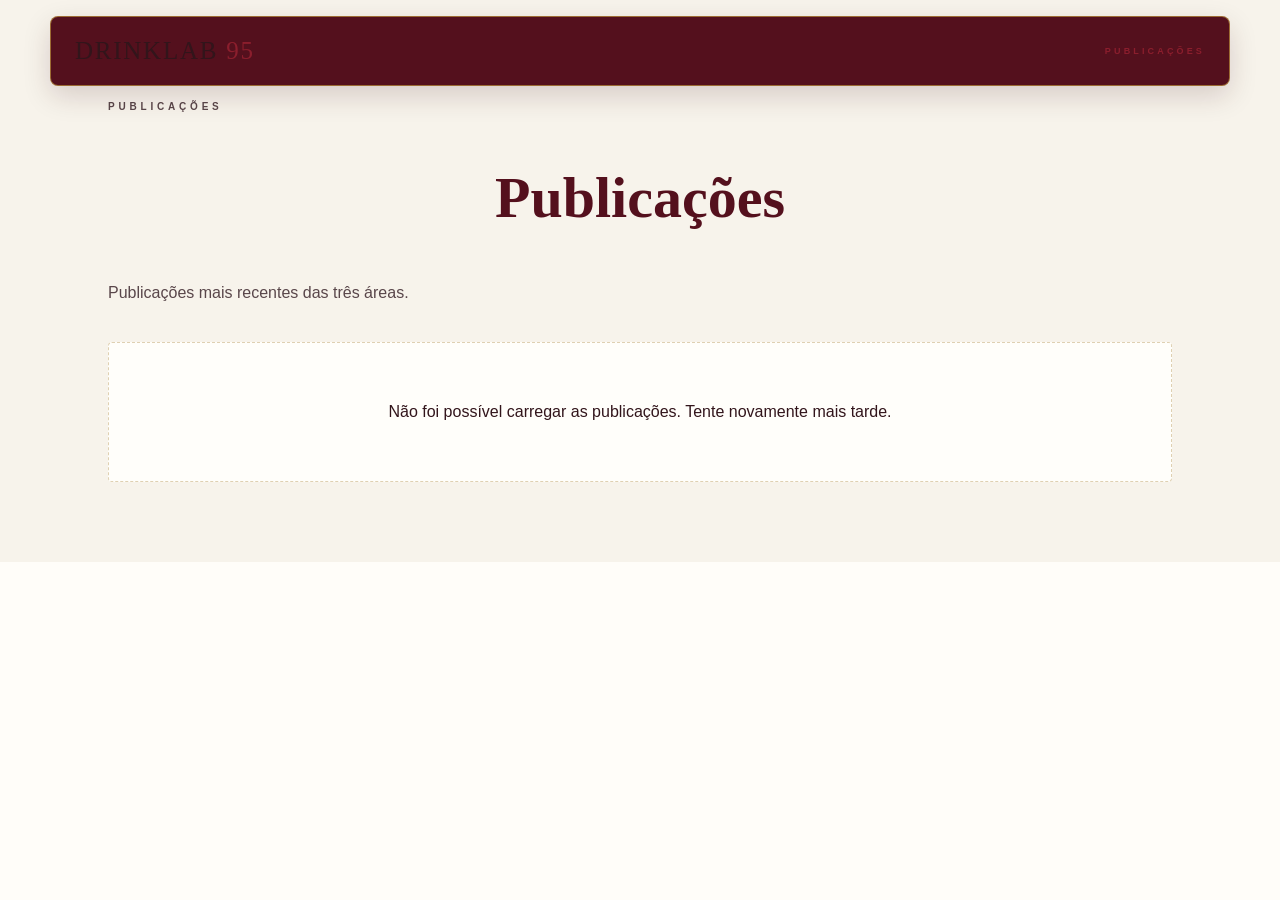
<file: publicacoes.html>
<!doctype html><html lang="pt-MZ"><head><meta charset="UTF-8"><meta name="viewport" content="width=device-width,initial-scale=1"><title>DrinkLab 95 — Publicações</title><link rel="stylesheet" href="assets/css/style.css?v=20261028-visual-refresh-1"><style>.posts-page{max-width:1100px;margin:auto;padding:45px 18px 80px}.posts-head{text-align:center;margin-bottom:35px}.posts-head h1{font-family:'Playfair Display',serif;font-size:clamp(34px,6vw,58px)}.posts-head p{color:#aaa49b}.posts-grid{display:grid;grid-template-columns:repeat(2,minmax(0,1fr));gap:18px}.post{background:linear-gradient(145deg,#15120d,#080808);border:1px solid #3b2d1b;border-radius:14px;overflow:hidden}.post-media{width:100%;max-height:520px;display:block;object-fit:cover;background:#050505}.post-body{padding:22px}.post-meta{font-size:9px;letter-spacing:.15em;text-transform:uppercase;color:#c9973d}.post-author{font-size:11px;color:#e4bb68;margin:8px 0 10px}.post h2{font-family:'Playfair Display',serif;font-size:25px;margin:9px 0}.post p{color:#aaa49b;line-height:1.8;white-space:pre-line}.notice-badge{display:inline-block;margin-bottom:8px;padding:5px 9px;border:1px solid #8b6728;border-radius:20px;color:#e4bb68;font-size:9px;letter-spacing:.12em;text-transform:uppercase}.empty{grid-column:1/-1;text-align:center;color:#777;padding:60px 20px;border:1px dashed #3b2d1b;border-radius:14px}.back{display:inline-block;color:#c9973d;text-decoration:none;margin-bottom:25px}@media(max-width:750px){.posts-grid{grid-template-columns:1fr}}</style>  <link rel="stylesheet" href="assets/css/refinement.css?v=20261028-11">
</head><body><header><a href="./"><span class="brand-wordmark">DRINKLAB <em>95</em></span></a><span>PUBLICAÇÕES</span></header><main class="posts-page"><a class="back" href="./acesso.html">← Voltar ao Portal</a><section class="posts-head"><p class="eyebrow" id="eyebrow">PUBLICAÇÕES</p><h1 id="pageTitle">Anúncios</h1><p id="pageDesc">Publicações dos formadores e da Administração.</p></section><section id="posts" class="posts-grid"><div class="empty">A carregar publicações...</div></section></main><script>const SUPABASE_URL='https://tkdqmpmiunkupmmumxmk.supabase.co',SUPABASE_KEY='sb_publishable_qCKY-QilEX5M3-k2R3CfyQ_MfSv4UKz';const names={academy:'DrinkLab Academy',danca:'Academia de Dança',scorpion:'Scorpion Service'};const params=new URLSearchParams(location.search),area=params.get('area')||'all';document.querySelector('#pageTitle').textContent=names[area]||'Publicações';document.querySelector('#pageDesc').textContent=area==='all'?'Publicações mais recentes das três áreas.':`Anúncios, informações, fotos e vídeos de ${names[area]}.`;function esc(v){return String(v??'').replace(/[&<>'\"]/g,c=>({'&':'&amp;','<':'&lt;','>':'&gt;',"'":'&#39;','\"':'&quot;'}[c]))}function norm(v){return String(v??'').normalize('NFKD').replace(/[\u0300-\u036f]/g,'').toLowerCase().trim()}function mapArea(x){const text=norm([x.area,x.category,x.audience,x.title,x.content,x.message].join(' '));if(/danca|dança|dance/.test(text))return'danca';if(/scorpion|bartender|barwoman|coquetelaria|hospitalidade/.test(text))return'scorpion';return'academy'}async function api(path){const r=await fetch(`${SUPABASE_URL}/rest/v1/${path}`,{headers:{apikey:SUPABASE_KEY,Authorization:`Bearer ${SUPABASE_KEY}`}});if(!r.ok)throw new Error(await r.text());return r.json()}function trainerKey(u){return [u.author_email,u.email_formador,u.created_by,u.formador,u.trainer_id,u.author_id,u.formador_id,u.email].filter(Boolean).map(norm)}function resolveAuthor(u,trainers){const keys=trainerKey(u);const t=trainers.find(x=>keys.includes(norm(x.email))||keys.includes(norm(x.id))||keys.includes(norm(x.nome)));return t?.nome||u.author_name||u.formador_nome||u.trainer_name||'Formador DrinkLab'}function renderPost(p,name){let media='';if(p.media_url&&p.media_type==='image')media=`<img class="post-media" src="${esc(p.media_url)}" alt="${esc(p.title)}">`;else if(p.media_url&&p.media_type==='video')media=`<video class="post-media" controls preload="metadata" src="${esc(p.media_url)}"></video>`;return `<article class="post">${media}<div class="post-body"><div class="post-meta">${new Date(p.created_at).toLocaleString('pt-MZ')}</div><div class="post-author">Publicado por: <strong>${esc(name)}</strong></div><h2>${esc(p.title)}</h2><p>${esc(p.content)}</p></div></article>`}function renderUpdate(u,name){const type=norm(u.category).includes('aviso')?'Aviso':'Publicação';return `<article class="post"><div class="post-body"><span class="notice-badge">${type}</span><div class="post-meta">${new Date(u.created_at).toLocaleString('pt-MZ')}</div><div class="post-author">Publicado por: <strong>${esc(name)}</strong></div><h2>${esc(u.title)}</h2><p>${esc(u.message)}</p></div></article>`}async function load(){const box=document.querySelector('#posts');try{const [posts,updates,trainers]=await Promise.all([api('posts?select=*&published=eq.true&order=created_at.desc'),api('trainer_updates?select=*&order=created_at.desc'),api('trainers?select=id,nome,email')]);const mappedUpdates=updates.map(u=>({...u,__area:mapArea(u),__author:resolveAuthor(u,trainers)}));const filteredPosts=area==='all'?posts:posts.filter(p=>mapArea(p)===area);const filteredUpdates=area==='all'?mappedUpdates:mappedUpdates.filter(u=>u.__area===area);const items=[...filteredPosts.map(p=>({date:p.created_at,html:renderPost(p,resolveAuthor(p,trainers))})),...filteredUpdates.map(u=>({date:u.created_at,html:renderUpdate(u,u.__author)}))].sort((a,b)=>new Date(b.date)-new Date(a.date));box.innerHTML=items.length?items.map(x=>x.html).join(''):'<div class="empty">Ainda não existem publicações nesta área.</div>'}catch(e){console.error(e);box.innerHTML='<div class="empty">Não foi possível carregar as publicações. Tente novamente mais tarde.</div>'}}load();setInterval(load,15000);</script></body></html>
</file>
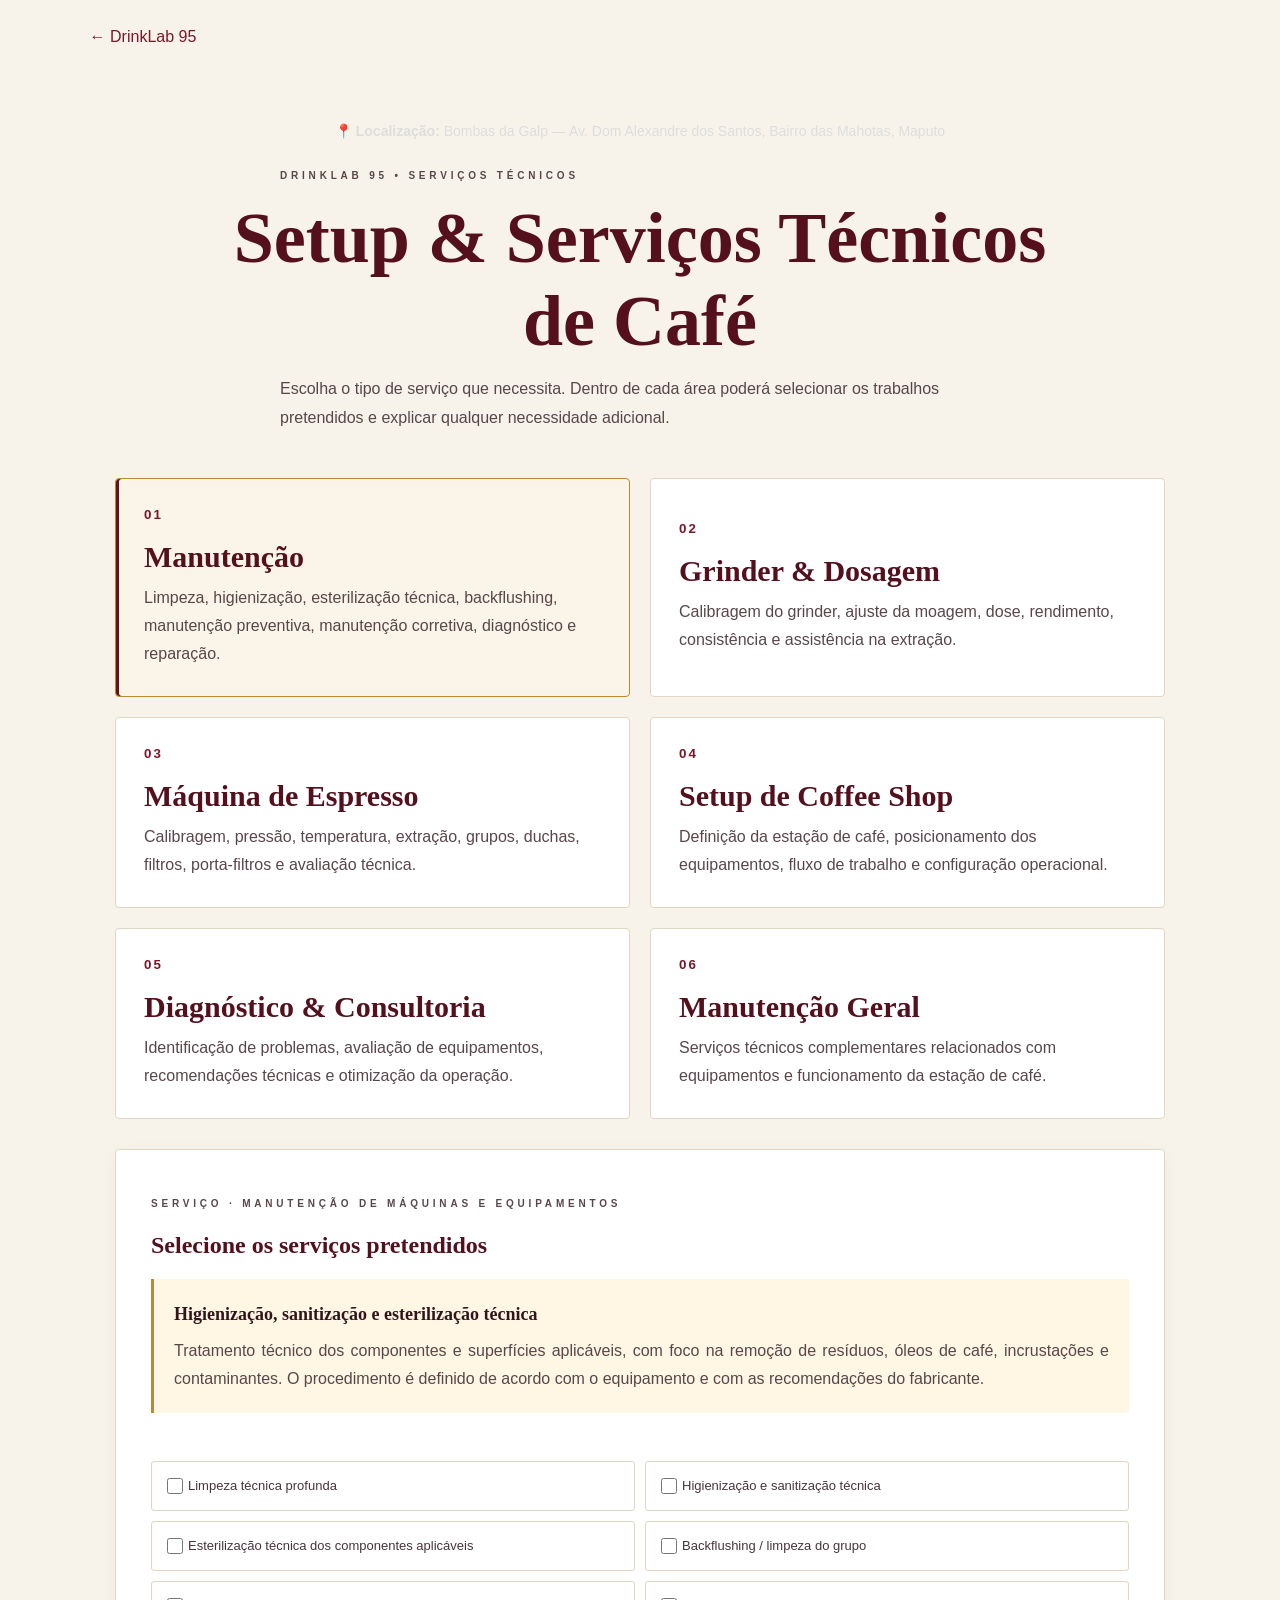
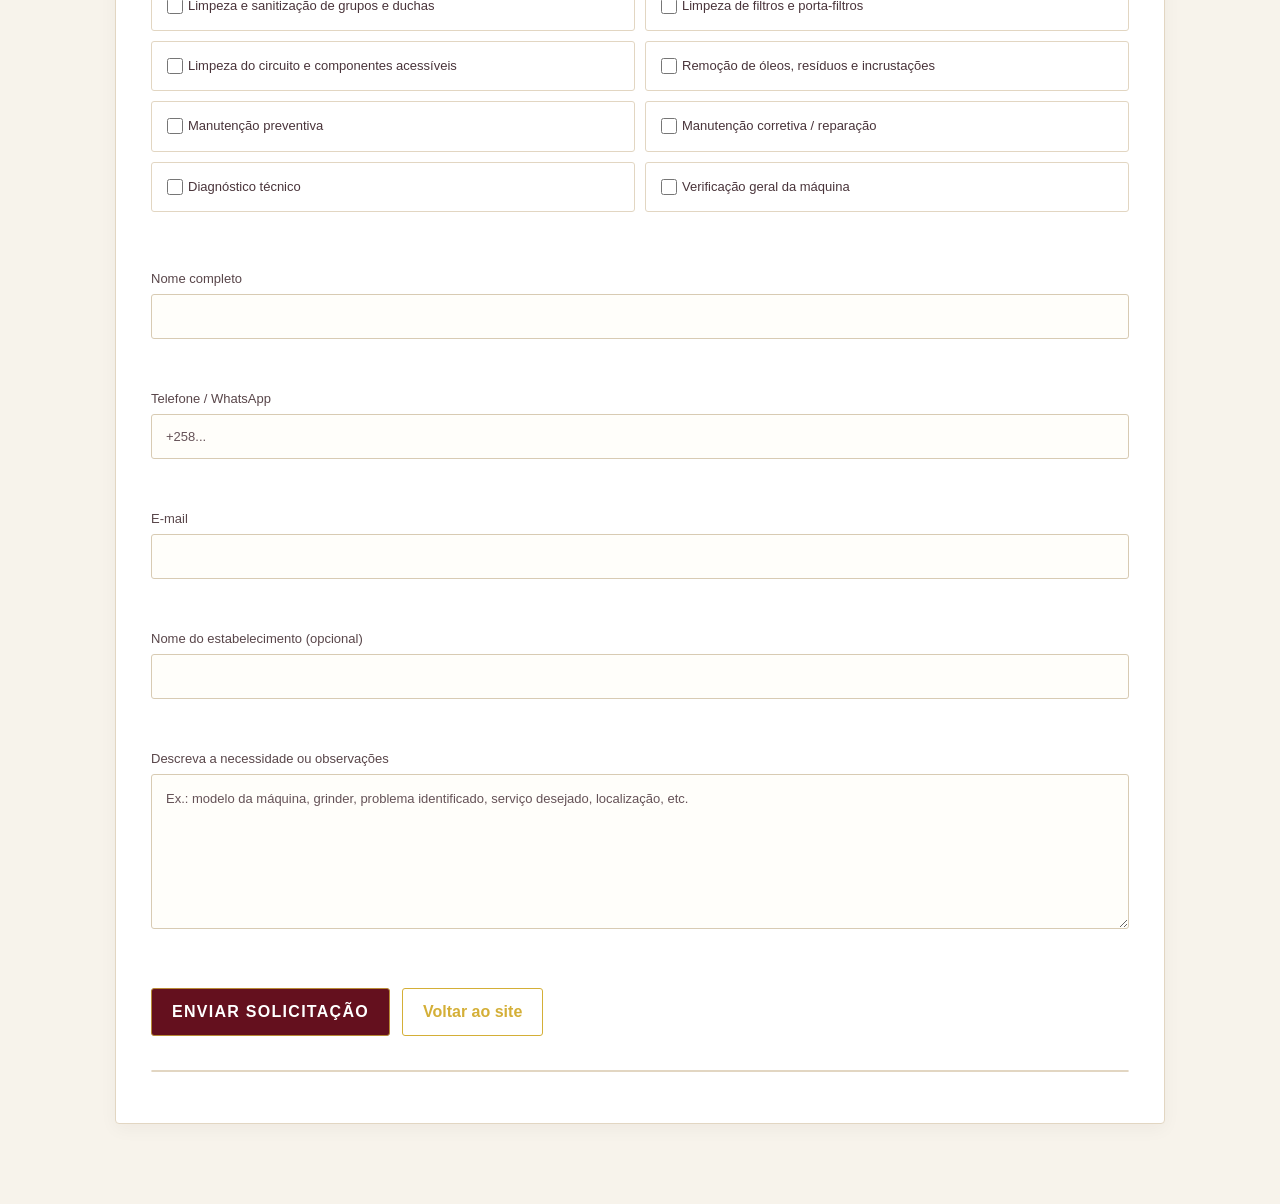
<file: servicos-tecnicos.html>
<!doctype html><html lang="pt-MZ"><head><meta charset="UTF-8"><meta name="viewport" content="width=device-width,initial-scale=1"><meta name="theme-color" content="#64101e"><meta name="description" content="Solicitação de serviços técnicos DrinkLab 95 — manutenção, esterilização e higienização técnica, calibragem, grinders, máquinas de espresso e setup de Coffee Shop."><title>Serviços Técnicos | DrinkLab 95</title><link rel="stylesheet" href="assets/css/style.css?v=20261028-visual-refresh-1"><style>.service-page{min-height:100vh;padding:120px 7vw 80px;background:#050505;color:#f5f5f5}.service-head{max-width:900px;margin:0 auto 45px;text-align:center}.service-head h1{font-family:Georgia,serif;font-size:clamp(38px,6vw,72px);margin:12px 0;color:#fff}.service-head p{max-width:720px;margin:0 auto;line-height:1.8;color:#ddd}.service-options{max-width:1050px;margin:auto;display:grid;grid-template-columns:repeat(2,1fr);gap:20px}.service-option{appearance:none;width:100%;border:1px solid rgba(212,175,55,.45);border-radius:4px;background:#151515;color:#fff;padding:28px;text-align:left;cursor:pointer;transition:.25s;box-shadow:0 8px 24px rgba(0,0,0,.22)}.service-option:hover{border-color:#d4af37;background:#1b1b1b;transform:translateY(-3px)}.service-option.active{border-color:#d4af37;background:#1c1a14;box-shadow:0 0 0 1px rgba(212,175,55,.18),0 12px 30px rgba(0,0,0,.28)}.service-visual{display:block;width:100%;height:145px;object-fit:cover;margin:0 0 18px;border:1px solid #e5d8bd;background:#f8f2e7;border-radius:3px}.service-option small{display:block;letter-spacing:.16em;color:#d4af37;margin-bottom:18px;font-weight:700}.service-option h2{margin:0 0 10px;font-family:Georgia,serif;color:#fff;font-size:clamp(23px,3vw,30px)}.service-option p{line-height:1.75;color:#e6e6e6;opacity:1;text-align:justify;margin:0}.service-form{max-width:1050px;margin:30px auto 0;padding:35px;border:1px solid rgba(212,175,55,.35);border-radius:4px;background:#101010;color:#f5f5f5}.service-form h2{font-family:Georgia,serif;color:#fff}.check-grid{display:grid;grid-template-columns:repeat(2,1fr);gap:10px;margin:18px 0 25px}.check{display:flex;align-items:flex-start;gap:5px;padding:12px 13px;border:1px solid rgba(255,255,255,.16);border-radius:3px;background:#171717;color:#f1f1f1;line-height:1.45;text-align:left;cursor:pointer}.check:hover{border-color:rgba(212,175,55,.55);background:#1c1c1c}.check input{margin:2px 0 0 0;accent-color:#d4af37;flex:0 0 16px;width:16px;height:16px}.check span{display:block;flex:0 1 auto;margin:0;padding:0;text-align:left}.service-form label.field{display:grid;gap:8px;margin:18px 0;color:#eaeaea;text-align:left}.service-form input,.service-form textarea{width:100%;box-sizing:border-box;padding:14px;background:#0d0d0d;border:1px solid rgba(255,255,255,.2);border-radius:3px;color:#fff;outline:none}.service-form input:focus,.service-form textarea:focus{border-color:#d4af37;box-shadow:0 0 0 2px rgba(212,175,55,.1)}.service-form textarea{line-height:1.6;resize:vertical}.service-actions{display:flex;gap:12px;flex-wrap:wrap;margin-top:25px}.service-actions button,.service-actions a{padding:14px 20px;border:1px solid #d4af37;border-radius:3px;background:#d4af37;color:#050505;text-decoration:none;font-weight:700;cursor:pointer}.service-actions a{background:transparent;color:#d4af37}.notice{margin-top:18px;line-height:1.6;color:#ddd}.back-home{position:absolute;top:28px;left:7vw;color:#d4af37;text-decoration:none}.hygiene-note{margin:20px 0 5px;padding:20px;border-left:3px solid #d4af37;background:#18150d;color:#e8e8e8;line-height:1.75;text-align:justify}.hygiene-note strong{display:block;margin-bottom:6px;font-family:Georgia,serif;color:#fff;font-size:18px}.eyebrow{color:#d4af37!important}@media(max-width:700px){.service-visual{height:125px}.service-page{padding:90px 5vw 50px}.service-options,.check-grid{grid-template-columns:1fr}.service-form{text-align:justify;padding:22px}.service-form label.field{text-align:left}.service-option{padding:23px}.service-option p,.hygiene-note{text-align:justify}.check{gap:5px;padding:11px 12px;text-align:left}.check span{text-align:left}.service-head p{text-align:justify}.service-head{text-align:center}}</style>  <link rel="stylesheet" href="assets/css/refinement.css?v=20261028-11">
</head><body><main class="service-page"><a class="back-home" href="./">← DrinkLab 95</a><div style="max-width:1050px;margin:0 auto 25px;text-align:center;color:#ddd;font-size:14px;line-height:1.6">📍 <strong>Localização:</strong> Bombas da Galp — Av. Dom Alexandre dos Santos, Bairro das Mahotas, Maputo</div><section class="service-head"><p class="eyebrow">DRINKLAB 95 • SERVIÇOS TÉCNICOS</p><h1>Setup &amp; Serviços Técnicos de Café</h1><p>Escolha o tipo de serviço que necessita. Dentro de cada área poderá selecionar os trabalhos pretendidos e explicar qualquer necessidade adicional.</p></section><section class="service-options"><button class="service-option active" data-type="Manutenção de máquinas e equipamentos" type="button"><small>01</small><h2>Manutenção</h2><p>Limpeza, higienização, esterilização técnica, backflushing, manutenção preventiva, manutenção corretiva, diagnóstico e reparação.</p></button><button class="service-option" data-type="Assistência de grinder, moagem e dosagem" type="button"><small>02</small><h2>Grinder &amp; Dosagem</h2><p>Calibragem do grinder, ajuste da moagem, dose, rendimento, consistência e assistência na extração.</p></button><button class="service-option" data-type="Máquina de espresso e calibragem" type="button"><small>03</small><h2>Máquina de Espresso</h2><p>Calibragem, pressão, temperatura, extração, grupos, duchas, filtros, porta-filtros e avaliação técnica.</p></button><button class="service-option" data-type="Setup de Coffee Shop" type="button"><small>04</small><h2>Setup de Coffee Shop</h2><p>Definição da estação de café, posicionamento dos equipamentos, fluxo de trabalho e configuração operacional.</p></button><button class="service-option" data-type="Diagnóstico e consultoria técnica" type="button"><small>05</small><h2>Diagnóstico &amp; Consultoria</h2><p>Identificação de problemas, avaliação de equipamentos, recomendações técnicas e otimização da operação.</p></button><button class="service-option" data-type="Manutenção geral de equipamentos" type="button"><small>06</small><h2>Manutenção Geral</h2><p>Serviços técnicos complementares relacionados com equipamentos e funcionamento da estação de café.</p></button></section><section class="service-form"><p class="eyebrow" id="selectedType">01 · MANUTENÇÃO</p><h2>Selecione os serviços pretendidos</h2><div class="hygiene-note"><strong>Higienização, sanitização e esterilização técnica</strong>Tratamento técnico dos componentes e superfícies aplicáveis, com foco na remoção de resíduos, óleos de café, incrustações e contaminantes. O procedimento é definido de acordo com o equipamento e com as recomendações do fabricante.</div><form id="serviceRequest"><div id="checkGrid" class="check-grid"></div><label class="field">Nome completo<input name="nome" required></label><label class="field">Telefone / WhatsApp<input name="telefone" required placeholder="+258..."></label><label class="field">E-mail<input name="email" type="email" required></label><label class="field">Nome do estabelecimento (opcional)<input name="estabelecimento"></label><label class="field">Descreva a necessidade ou observações<textarea name="observacoes" rows="6" placeholder="Ex.: modelo da máquina, grinder, problema identificado, serviço desejado, localização, etc."></textarea></label><input type="hidden" name="categoria" id="categoryInput" value="Manutenção de máquinas e equipamentos"><div class="service-actions"><button type="submit">Enviar solicitação</button><a href="./">Voltar ao site</a></div><p class="notice" id="notice"></p></form></section></main><script>const categories={"Manutenção de máquinas e equipamentos":["Limpeza técnica profunda","Higienização e sanitização técnica","Esterilização técnica dos componentes aplicáveis","Backflushing / limpeza do grupo","Limpeza e sanitização de grupos e duchas","Limpeza de filtros e porta-filtros","Limpeza do circuito e componentes acessíveis","Remoção de óleos, resíduos e incrustações","Manutenção preventiva","Manutenção corretiva / reparação","Diagnóstico técnico","Verificação geral da máquina"],"Assistência de grinder, moagem e dosagem":["Calibragem do grinder","Ajuste da moagem","Ajuste da dosagem","Ajuste do rendimento / dose","Regulação para espresso","Diagnóstico de moagem inconsistente","Limpeza e higienização técnica do grinder","Manutenção do grinder"],"Máquina de espresso e calibragem":["Calibragem da máquina","Verificação de pressão","Verificação de temperatura","Ajuste de extração","Avaliação de grupos e duchas","Avaliação de filtros e porta-filtros","Diagnóstico de desempenho","Higienização técnica do sistema"],"Setup de Coffee Shop":["Definição do setup da estação de café","Posicionamento de máquina e grinders","Definição do fluxo de trabalho","Organização da bancada","Definição de equipamentos necessários","Otimização de produtividade","Consultoria para abertura / reorganização"],"Diagnóstico e consultoria técnica":["Diagnóstico técnico no local","Avaliação de equipamentos","Identificação de falhas","Recomendação de manutenção","Otimização da operação","Consultoria personalizada"],"Manutenção geral de equipamentos":["Manutenção de equipamentos de café","Limpeza técnica","Higienização e sanitização","Inspeção preventiva","Reparação / manutenção corretiva","Diagnóstico geral","Outro serviço técnico"]};let current="Manutenção de máquinas e equipamentos";const options=document.querySelectorAll('.service-option'),grid=document.querySelector('#checkGrid'),type=document.querySelector('#selectedType'),category=document.querySelector('#categoryInput');function render(t){current=t;category.value=t;type.textContent='SERVIÇO · '+t.toUpperCase();grid.innerHTML=categories[t].map((x,i)=>`<label class="check"><input type="checkbox" name="servicos" value="${x.replaceAll('"','&quot;')}"><span>${x}</span></label>`).join('')}options.forEach(o=>o.addEventListener('click',()=>{options.forEach(x=>x.classList.remove('active'));o.classList.add('active');render(o.dataset.type)}));render(current);document.querySelector('#serviceRequest').addEventListener('submit',async e=>{e.preventDefault();const fd=new FormData(e.target),selected=[...document.querySelectorAll('input[name=servicos]:checked')].map(x=>x.value);if(!selected.length){alert('Selecione pelo menos um serviço.');return}const obj={nome:fd.get('nome'),telefone:fd.get('telefone'),email:fd.get('email'),estabelecimento:fd.get('estabelecimento')||'Não informado',categoria:current,servicos:selected.join(', '),observacoes:fd.get('observacoes')||'Nenhuma'};const notice=document.querySelector('#notice'),btn=e.target.querySelector('button[type=submit]');btn.disabled=true;notice.textContent='A enviar a solicitação...';const wa=encodeURIComponent(`📋 NOVA SOLICITAÇÃO DE SERVIÇO TÉCNICO — DRINKLAB 95\n\n🔧 Categoria:\n${obj.categoria}\n\n🛠️ Serviços solicitados:\n• ${selected.join('\n• ')}\n\n👤 Cliente:\n${obj.nome}\n\n📱 Telefone / WhatsApp:\n${obj.telefone}\n\n📧 E-mail:\n${obj.email}\n\n🏢 Estabelecimento:\n${obj.estabelecimento}\n\n📝 Observações:\n${obj.observacoes}`);try{const response=await fetch('https://formsubmit.co/ajax/edsonmambo@hotmail.com',{method:'POST',headers:{'Content-Type':'application/json','Accept':'application/json'},body:JSON.stringify({"_subject":"Nova solicitação de serviço técnico — DrinkLab 95",_template:'table',_captcha:'false',...obj})});if(!response.ok)throw new Error('Falha no envio');notice.textContent='Solicitação enviada por e-mail. A abrir o WhatsApp...';setTimeout(()=>{window.location.href=`https://wa.me/258862987766?text=${wa}`},150);e.target.reset();document.querySelectorAll('.service-option').forEach(x=>x.classList.remove('active'));document.querySelector('.service-option').classList.add('active');render(current)}catch(err){console.error(err);notice.textContent='Não foi possível enviar o e-mail automaticamente. A abrir o WhatsApp para concluir a solicitação...';setTimeout(()=>{window.location.href=`https://wa.me/258862987766?text=${wa}`},150)}finally{btn.disabled=false}});</script></body></html>
</file>
<file: assets/css/style.css>
:root{--bg:#050505;--card:#0d0d0c;--gold:#c9973d;--gold2:#edd08a;--text:#f8f4eb;--muted:#a7a197;--line:#3b2d1b}*{box-sizing:border-box}html{scroll-behavior:smooth}body{margin:0;background:#050505;color:var(--text);font-family:Inter,Arial,sans-serif;overflow-x:hidden}body:before{content:'';position:fixed;inset:0;pointer-events:none;background:radial-gradient(circle at 50% -10%,rgba(201,151,61,.18),transparent 35%),linear-gradient(120deg,transparent 0 48%,rgba(255,255,255,.018) 50%,transparent 52%);z-index:-1}header{position:fixed;top:16px;left:50%;transform:translateX(-50%);z-index:30;width:min(1180px,calc(100% - 28px));min-height:70px;padding:9px 18px;display:flex;align-items:center;justify-content:space-between;border:1px solid rgba(237,208,138,.16);border-radius:999px;background:rgba(5,5,5,.72);backdrop-filter:blur(20px);box-shadow:0 15px 45px rgba(0,0,0,.35)}header a:first-child{display:flex;align-items:center;text-decoration:none}.brand-logo{min-width:205px}.brand-wordmark{display:inline-block;color:#f8f4eb;font-family:Georgia,"Times New Roman",serif;font-size:25px;letter-spacing:1px;white-space:nowrap}.brand-wordmark em{background:linear-gradient(135deg,#f4d58a 0%,#c9973d 52%,#a96f1c 100%);-webkit-background-clip:text;background-clip:text;color:transparent;font-style:normal}header nav{display:flex;gap:clamp(14px,2.5vw,30px);margin-left:auto;margin-right:30px}header nav a{color:#aaa49a;text-decoration:none;font-size:10px;letter-spacing:.12em;text-transform:uppercase;transition:.2s}header nav a:hover{color:var(--gold2)}header>span{font-size:9px;letter-spacing:.35em;color:var(--gold2);font-weight:700}.intro{position:relative;min-height:100svh;width:100%;display:flex;flex-direction:column;align-items:center;justify-content:center;margin:auto;text-align:center;padding:150px 15px 80px;overflow:hidden;border-bottom:1px solid rgba(237,208,138,.1)}.intro:after{content:'';position:absolute;left:50%;bottom:-180px;width:700px;height:360px;transform:translateX(-50%);border-radius:50%;background:radial-gradient(ellipse,rgba(201,151,61,.12),transparent 65%);pointer-events:none}.intro-orb{position:absolute;top:16%;left:50%;width:clamp(280px,48vw,650px);height:clamp(280px,48vw,650px);transform:translateX(-50%);border:1px solid rgba(237,208,138,.08);border-radius:50%;box-shadow:0 0 100px rgba(201,151,61,.05),inset 0 0 80px rgba(201,151,61,.03);animation:orb 8s ease-in-out infinite}.intro-orb:before,.intro-orb:after{content:'';position:absolute;inset:10%;border:1px solid rgba(237,208,138,.045);border-radius:50%}.intro-orb:after{inset:25%;border-color:rgba(237,208,138,.035)}.intro-mark{position:relative;z-index:2;width:70px;height:70px;display:grid;place-items:center;margin-bottom:22px;border:1px solid rgba(237,208,138,.28);border-radius:50%;background:rgba(5,5,5,.6);box-shadow:0 0 45px rgba(201,151,61,.12);animation:rise .8s ease both}.intro-mark img{width:38px;height:38px}.intro p,.eyebrow{position:relative;z-index:2;font-size:10px;letter-spacing:.38em;color:var(--gold2);font-weight:700}.intro h1{position:relative;z-index:2;font:600 clamp(44px,7.2vw,88px)/1.02 'Playfair Display',serif;letter-spacing:-.025em;margin:20px 0 25px;animation:rise .9s .1s ease both}.intro h1 b{font-weight:600;color:var(--gold2)}.intro>div:not(.intro-orb):not(.intro-mark):not(.scroll-hint){position:relative;z-index:2;color:#918b82;font-size:13px;letter-spacing:.2em}.hero-cta{position:relative;z-index:2;display:inline-block;margin-top:34px;padding:15px 28px;border:1px solid rgba(237,208,138,.55);border-radius:999px;color:var(--gold2);text-decoration:none;text-transform:uppercase;letter-spacing:.14em;font-size:10px;transition:.25s}.hero-cta:hover{background:var(--gold2);color:#080808;box-shadow:0 0 35px rgba(237,208,138,.16);transform:translateY(-2px)}.scroll-hint{position:absolute!important;bottom:25px;color:#6f675b!important;font-size:8px!important;letter-spacing:.28em!important}.scroll-hint span{display:inline-block;color:var(--gold2);font-size:14px;margin-left:7px;animation:bounce 1.5s infinite}.about{width:min(1120px,calc(100% - 28px));margin:90px auto 105px;display:grid;grid-template-columns:repeat(2,minmax(0,1fr));gap:1px;background:var(--line);border:1px solid var(--line)}.about>div{position:relative;background:linear-gradient(145deg,#12100c,#080808);padding:clamp(28px,5vw,52px)}.about>div:first-child{grid-column:1/-1;text-align:center;padding-left:15%;padding-right:15%;background:radial-gradient(circle at 50% 0,#21180c,#0b0b0a 60%)}.about h2{font:600 clamp(30px,4vw,46px)/1.08 'Playfair Display',serif;margin:9px 0 20px}.about p:not(.eyebrow){color:var(--muted);font-size:15px;line-height:1.95;text-align:justify;text-justify:inter-word;margin:10px 0}.about strong{color:var(--gold2)}.values{display:flex;justify-content:center;flex-wrap:wrap;gap:8px;margin-top:25px}.values span{border:1px solid rgba(237,208,138,.2);padding:8px 12px;color:#a99c82;font-size:9px;letter-spacing:.15em}.featured{background:linear-gradient(135deg,#181207,#0a0907)!important}.featured>a{display:inline-block;margin-top:18px;color:var(--gold2);font-size:10px;letter-spacing:.12em;text-decoration:none;text-transform:uppercase}.signature{font-size:14px!important;color:var(--gold2)!important}.program-section{width:min(1150px,calc(100% - 28px));margin:auto}.section-heading{text-align:center;margin-bottom:38px}.section-heading h2{font:600 clamp(32px,5vw,52px)/1.05 'Playfair Display',serif;margin:8px 0 12px}.section-heading p:last-child{color:var(--muted);font-size:14px}.cards{display:grid;grid-template-columns:repeat(4,minmax(0,1fr));gap:14px}.cards button{position:relative;overflow:hidden;min-height:390px;padding:29px;color:var(--text);background:linear-gradient(155deg,#15120d,#080808);border:1px solid #352919;border-radius:8px;text-align:left;cursor:pointer;transition:.3s}.cards button:before{content:'';position:absolute;top:0;left:0;width:45px;height:1px;background:var(--gold2);transition:.3s}.cards button:hover{transform:translateY(-6px);border-color:rgba(237,208,138,.55);box-shadow:0 28px 60px #000}.cards button:hover:before{width:100%}.cards small{color:#756c5d;letter-spacing:.2em}.cards i{display:block;font-style:normal;font-size:35px;color:var(--gold2);margin:43px 0 25px}.cards h2,.cards h3{font:600 clamp(24px,2.5vw,31px)/1 'Playfair Display',serif;margin:0}.cards h3{color:var(--gold2);margin-top:7px}.cards p{color:var(--muted);line-height:1.8;font-size:13px;text-align:justify;text-justify:inter-word}.cards strong{display:block;margin-top:29px;color:var(--gold2);font-size:10px;letter-spacing:.13em}.panel{border:1px solid #4a3920;background:#0c0c0b;padding:clamp(22px,5vw,42px);border-radius:8px;box-shadow:0 30px 80px #000}.panel h2{font:600 clamp(32px,5vw,44px)/1.08 'Playfair Display',serif}.panel>p{color:var(--muted);line-height:1.8}.panel>#kind{color:var(--gold2);font-size:10px;letter-spacing:.25em;font-weight:700}#form{max-width:850px;margin:100px auto 0}form{display:grid;gap:16px;margin-top:30px}label{display:grid;gap:7px;color:#d8d2c7;font-size:13px}input,select,textarea{width:100%;border:1px solid #383128;background:#070707;color:#fff;padding:14px;border-radius:3px;font:inherit}form button{border:0;background:var(--gold);color:#080808;padding:15px;border-radius:3px;font-weight:800;cursor:pointer;text-transform:uppercase;letter-spacing:.08em}#back{background:none;border:0;color:var(--gold2);padding:0 0 20px;cursor:pointer}#success{padding:18px;border:1px solid #6b542d;color:var(--gold2);line-height:1.6}.team-section{width:min(1120px,calc(100% - 28px));margin:105px auto 0}.team-intro{text-align:center;max-width:760px;margin:0 auto 38px}.team-intro h2{font:600 clamp(34px,5vw,54px)/1.05 'Playfair Display',serif;margin:8px 0 15px}.team-intro p:last-child{color:var(--muted);line-height:1.9;font-size:14px}.team-grid{display:grid;grid-template-columns:repeat(3,minmax(0,1fr));gap:14px}.team-card{position:relative;min-height:245px;padding:25px;background:linear-gradient(145deg,#15120d,#080808);border:1px solid #352919;border-radius:8px;color:var(--text);text-align:left;cursor:pointer;overflow:hidden;transition:.3s}.team-card:before{content:'';position:absolute;left:0;top:0;width:35%;height:1px;background:var(--gold2);transition:.35s}.team-card:hover{transform:translateY(-5px);border-color:rgba(237,208,138,.55);box-shadow:0 25px 55px rgba(0,0,0,.45)}.team-card:hover:before{width:100%}.team-number{position:absolute;top:22px;right:22px;color:#665d4e;font-size:9px;letter-spacing:.2em}.team-icon{display:grid;place-items:center;width:48px;height:48px;border:1px solid rgba(237,208,138,.25);border-radius:50%;color:var(--gold2);font-size:13px;margin-bottom:42px}.team-card strong{display:block;font:600 23px 'Playfair Display',serif;margin-bottom:7px}.team-card small{display:block;color:var(--gold2);font-size:10px;letter-spacing:.1em;text-transform:uppercase}.team-card em{display:block;margin-top:28px;color:#777065;font-style:normal;font-size:9px;letter-spacing:.16em;text-transform:uppercase}.member-modal{position:fixed;inset:0;z-index:100;display:grid;place-items:center;padding:22px}.member-modal[hidden]{display:none}.member-backdrop{position:absolute;inset:0;background:rgba(0,0,0,.82);backdrop-filter:blur(12px)}.member-panel{position:relative;z-index:2;width:min(680px,100%);padding:clamp(30px,6vw,58px);background:linear-gradient(145deg,#18140e,#090909);border:1px solid rgba(237,208,138,.35);box-shadow:0 40px 100px rgba(0,0,0,.7);border-radius:10px}.member-close{position:absolute;top:16px;right:18px;border:0;background:none;color:#aaa095;font-size:30px;cursor:pointer;line-height:1}.member-panel h2{font:600 clamp(36px,6vw,56px)/1 'Playfair Display',serif;margin:8px 0}.member-panel h3{color:var(--gold2);font-size:11px;letter-spacing:.18em;text-transform:uppercase;margin:0}.member-divider{height:1px;background:rgba(237,208,138,.16);margin:27px 0}.member-panel>p:not(.eyebrow){color:var(--muted);font-size:15px;line-height:1.95;text-align:justify}.member-focus{margin-top:30px;padding:17px 18px;border-left:2px solid var(--gold);background:rgba(201,151,61,.05)}.member-focus span{display:block;color:#776e60;font-size:8px;letter-spacing:.2em;margin-bottom:7px}.member-focus strong{color:var(--gold2);font-size:12px;letter-spacing:.05em}.modal-open{overflow:hidden}.site-footer{width:100%;margin-top:110px;border-top:1px solid rgba(237,208,138,.16);background:linear-gradient(180deg,#0b0a08,#050505);padding:65px max(28px,calc((100% - 1120px)/2)) 25px}.footer-main{display:grid;grid-template-columns:1.45fr 1fr 1fr 1.25fr;gap:45px;padding-bottom:45px}.footer-brand strong{display:block;font:700 27px 'Playfair Display',serif;letter-spacing:.08em;color:var(--gold2)}.footer-brand span{display:block;margin-top:9px;color:#8c8170;font-size:9px;letter-spacing:.2em}.footer-brand p{max-width:310px;color:#817a70;font-size:12px;line-height:1.8;margin-top:25px}.footer-column h3,.footer-access h3{font-size:9px;letter-spacing:.22em;color:var(--gold2);margin:5px 0 18px}.footer-column a{display:block;color:#9d978e;text-decoration:none;font-size:12px;margin:10px 0;transition:.2s}.footer-column a:hover{color:var(--gold2);transform:translateX(3px)}.footer-access p{color:#817a70;font-size:11px;line-height:1.7;margin:0 0 18px}.footer-login{display:inline-flex;align-items:center;padding:11px 16px;border:1px solid rgba(237,208,138,.4);border-radius:999px;color:var(--gold2);text-decoration:none;text-transform:uppercase;font-size:9px;letter-spacing:.14em;transition:.25s}.footer-login:hover{background:var(--gold2);color:#080808}.footer-bottom{border-top:1px solid rgba(237,208,138,.09);padding-top:20px;display:flex;justify-content:space-between;gap:15px;color:#625c54;font-size:9px;letter-spacing:.08em}.site-footer a{cursor:pointer}@media(max-width:1050px){header nav{display:none}.cards{grid-template-columns:repeat(2,1fr)}.team-grid{grid-template-columns:repeat(2,1fr)}.footer-main{grid-template-columns:1fr 1fr}}@media(max-width:700px){header{top:10px;min-height:62px;padding:7px 13px}header img{height:43px;max-width:175px}header>span{font-size:8px;letter-spacing:.2em}.intro{padding:105px 14px 58px}.intro-orb{top:21%;width:390px;height:390px}.intro-mark{width:60px;height:60px;margin-bottom:18px}.intro-mark img{width:33px;height:33px}.intro h1{font-size:clamp(39px,11vw,59px)}.intro h1 br{display:none}.intro p{font-size:9px;letter-spacing:.28em}.intro>div:not(.intro-orb):not(.intro-mark):not(.scroll-hint){font-size:11px;line-height:1.8}.hero-cta{margin-top:28px}.about{grid-template-columns:1fr;margin:65px 14px}.about>div:first-child{grid-column:auto;padding:30px 22px}.about>div{padding:26px 22px}.about p:not(.eyebrow),.cards p{text-align:justify;text-justify:inter-word;hyphens:auto;font-size:14px;line-height:1.9}.values{justify-content:flex-start}.cards{grid-template-columns:1fr;padding:0}.cards button{min-height:310px;padding:25px}.cards i{margin:30px 0 19px}.section-heading{padding:0 5px;margin-bottom:28px}.section-heading h2{font-size:36px}.panel{padding:23px 17px}#form{padding:0 14px;margin-top:65px}.team-section{margin-top:75px}.team-grid{grid-template-columns:1fr}.team-card{min-height:220px}.member-panel{padding:30px 23px}.member-panel h2{font-size:38px}.member-panel>p:not(.eyebrow){font-size:14px;text-align:justify}.site-footer{margin-top:75px;padding:45px 22px 22px}.footer-main{grid-template-columns:1fr;gap:30px;padding-bottom:32px}.footer-bottom{flex-direction:column;line-height:1.7}}@media(max-width:380px){header>span{display:none}.intro{padding-top:95px}.about>div,.about>div:first-child{padding:22px 18px}.cards button{min-height:295px;padding:21px}}

/* DrinkLab 95 — revisão geral de identidade, alinhamento e responsividade */
:root{
  --bg:#8f1023;
  --card:#a8172b;
  --gold:#d6a84f;
  --gold2:#f0cf79;
  --text:#ffffff;
  --muted:#f3e8e8;
  --line:rgba(240,207,121,.34);
  color-scheme:dark;
}
html{scroll-padding-top:120px}
body{background:#8f1023;color:#fff}
body:before{background:radial-gradient(circle at 50% 0,rgba(214,168,79,.22),transparent 38%),linear-gradient(135deg,rgba(181,31,50,.2),transparent 65%)}
header{
  background:rgba(116,10,27,.94);
  border-color:rgba(240,207,121,.55);
  box-shadow:0 12px 38px rgba(75,0,12,.25);
}
.brand-wordmark{color:#fff}
.brand-wordmark em{background:linear-gradient(135deg,#fff0b5,#d6a84f 55%,#f0cf79);-webkit-background-clip:text;background-clip:text;color:transparent}
header nav a{color:#fff}
header nav a:hover,header nav a:focus-visible{color:var(--gold2)}
.intro{border-bottom-color:rgba(240,207,121,.32);background:linear-gradient(180deg,#8f1023 0%,#a8172b 78%,#8f1023 100%)}
.intro-orb{border-color:rgba(255,255,255,.12);box-shadow:0 0 100px rgba(214,168,79,.12),inset 0 0 80px rgba(255,255,255,.04)}
.intro-orb:before,.intro-orb:after{border-color:rgba(255,255,255,.08)}
.intro-mark{background:#a8172b;border-color:rgba(240,207,121,.65);box-shadow:0 0 35px rgba(214,168,79,.15)}
.intro p,.eyebrow{color:var(--gold2)}
.intro h1 b{color:var(--gold2)}
.intro>div:not(.intro-orb):not(.intro-mark):not(.scroll-hint){color:#fff}
.hero-cta{border-color:var(--gold2);color:#fff;background:rgba(116,10,27,.28)}
.hero-cta:hover{background:var(--gold2);color:#74101b}
.scroll-hint{color:#fff!important}
.about{background:var(--gold);border-color:var(--gold);gap:2px}
.about>div{background:#a8172b}
.about>div:first-child{background:linear-gradient(140deg,#8f1023,#a8172b 75%)}
.about h2,.section-heading h2,.team-intro h2{color:#fff}
.about p:not(.eyebrow),.team-intro p:last-child{color:#fff}
.about strong{color:var(--gold2)}
.values span{border-color:rgba(240,207,121,.55);color:#fff}
.featured{background:linear-gradient(135deg,#8f1023,#b51f32)!important}
.featured>a{color:var(--gold2)}
.signature{color:var(--gold2)!important}
.program-section{margin-top:105px}
.section-heading p:last-child{color:#fff;line-height:1.8;max-width:760px;margin:0 auto}
.cards{align-items:stretch;gap:18px}
.cards button{
  min-width:0;min-height:370px;display:flex;flex-direction:column;align-items:flex-start;
  background:#fff;color:#8f1023;border:1px solid var(--gold);border-radius:14px;
  box-shadow:0 14px 32px rgba(77,0,12,.16)
}
.cards button:before{background:var(--gold);height:3px;width:100%}
.cards button:hover{border-color:var(--gold2);box-shadow:0 22px 44px rgba(65,0,10,.25)}
.cards small{color:#8f1023}
.cards i{color:#b51f32}
.cards h2{color:#8f1023}
.cards h3{color:#b51f32}
.cards p{color:#6d2934}
.cards strong{color:#8f1023;margin-top:auto;padding-top:24px}
.team-section{margin-top:110px}
.team-grid{grid-template-columns:repeat(auto-fit,minmax(min(100%,260px),1fr));align-items:stretch;gap:18px}
.team-card{min-width:0;min-height:250px;background:#fff;color:#8f1023;border:1px solid var(--gold);border-radius:14px;box-shadow:0 12px 28px rgba(77,0,12,.14)}
.team-card:before{background:var(--gold);height:3px;width:100%}
.team-card:hover{border-color:var(--gold2);box-shadow:0 20px 38px rgba(65,0,10,.22)}
.team-number{color:#a8172b}
.team-icon{border-color:var(--gold);background:#fff8e9;color:#8f1023}
.team-card strong{color:#8f1023}
.team-card small{color:#a8172b;line-height:1.6}
.team-card em{color:#8f1023}
.member-backdrop{background:rgba(91,0,16,.8)}
.member-panel{background:#fff;color:#8f1023;border:1px solid var(--gold);box-shadow:0 35px 90px rgba(65,0,10,.35)}
.member-panel h2{color:#8f1023}
.member-panel h3{color:#a8172b}
.member-divider{background:rgba(214,168,79,.55)}
.member-panel>p:not(.eyebrow){color:#6d2934}
.member-focus{border-left-color:var(--gold);background:#fff6e4}
.member-focus span{color:#8f1023}
.member-focus strong{color:#8f1023}
.panel{background:#fff;color:#8f1023;border:1px solid var(--gold);box-shadow:0 25px 60px rgba(65,0,10,.2)}
.panel h2{color:#8f1023}
.panel>p{color:#6d2934}
.panel>#kind{color:#a8172b}
label{color:#8f1023}
input,select,textarea{background:#fff;color:#8f1023;border:1px solid #d9b86a;border-radius:8px}
input:focus,select:focus,textarea:focus{outline:2px solid rgba(214,168,79,.35);border-color:#a8172b}
form button{background:var(--gold);color:#74101b;border-radius:8px}
#back{color:#fff}
#success{border-color:var(--gold);color:#8f1023;background:#fff6e4}
.site-footer{background:#740a1b;border-top:2px solid var(--gold);color:#fff}
.footer-brand strong,.footer-column h3,.footer-access h3{color:var(--gold2)}
.footer-brand span,.footer-brand p,.footer-access p{color:#fff}
.footer-column a{color:#fff}
.footer-column a:hover{color:var(--gold2)}
.footer-login{border-color:var(--gold2);color:#fff}
.footer-login:hover{background:var(--gold2);color:#74101b}
.footer-bottom{border-top-color:rgba(240,207,121,.3);color:#fff}
a:focus-visible,button:focus-visible{outline:3px solid var(--gold2);outline-offset:3px}
button,input,select,textarea{max-width:100%}
@media(max-width:1050px){
  header{width:calc(100% - 24px);top:10px;left:12px;transform:none;flex-wrap:wrap;border-radius:20px;padding:10px 14px}
  .brand-logo{min-width:0}
  header nav{display:flex;order:2;width:100%;margin:8px 0 0;padding:4px 0 2px;gap:18px;overflow-x:auto;white-space:nowrap;scrollbar-width:none}
  header nav::-webkit-scrollbar{display:none}
  header nav a{font-size:9px;flex:0 0 auto}
  .intro{padding-top:150px}
  .cards{grid-template-columns:repeat(2,minmax(0,1fr))}
  .footer-main{gap:28px}
}
@media(max-width:700px){
  html{scroll-padding-top:145px}
  header{top:8px;width:calc(100% - 16px);left:8px;padding:8px 12px;border-radius:16px}
  .brand-wordmark{font-size:21px}
  header nav{gap:15px}
  .intro{min-height:90svh;padding:150px 18px 68px}
  .intro h1{font-size:clamp(37px,9.5vw,58px);line-height:1.08;max-width:780px}
  .intro h1 br{display:block}
  .intro>div:not(.intro-orb):not(.intro-mark):not(.scroll-hint){letter-spacing:.08em}
  .about{width:calc(100% - 24px);margin:58px auto 70px;grid-template-columns:minmax(0,1fr)}
  .about>div:first-child{grid-column:auto;padding:30px 22px}
  .about>div{padding:25px 22px}
  .about p:not(.eyebrow),.cards p{font-size:14px;line-height:1.8;text-align:left;hyphens:auto}
  .program-section,.team-section{width:calc(100% - 24px);margin-top:75px}
  .cards{grid-template-columns:minmax(0,1fr);gap:14px}
  .cards button{min-height:0;padding:25px}
  .cards i{margin:25px 0 18px}
  .team-grid{grid-template-columns:minmax(0,1fr);gap:14px}
  .team-card{min-height:210px}
  #form{width:calc(100% - 24px);padding:0;margin:65px auto 0}
  .panel{padding:24px 18px}
  .member-modal{padding:12px}
  .member-panel{max-height:calc(100svh - 24px);overflow:auto;padding:30px 22px}
  .member-panel>p:not(.eyebrow){text-align:left;line-height:1.8}
  .site-footer{margin-top:75px;padding:42px 22px 22px}
  .footer-main{grid-template-columns:repeat(2,minmax(0,1fr));gap:28px 18px}
  .footer-brand,.footer-access{grid-column:1/-1}
  .footer-bottom{flex-direction:column;line-height:1.7}
}
@media(max-width:420px){
  .brand-wordmark{font-size:18px}
  .intro h1{font-size:clamp(34px,9vw,42px)}
  .intro p,.eyebrow{letter-spacing:.18em}
  .footer-main{grid-template-columns:minmax(0,1fr)}
  .footer-brand,.footer-access{grid-column:auto}
}


/* Refinamento visual: vermelho como acento, não como fundo dominante */
:root{
  --bg:#fffaf4;
  --card:#ffffff;
  --gold:#d6a84f;
  --gold2:#b8872c;
  --text:#64101e;
  --muted:#6d5558;
}
html,body{background:#fffaf4;color:#64101e}
body:before{
  background:
    radial-gradient(ellipse at 50% 0,rgba(214,168,79,.13),transparent 42%),
    linear-gradient(180deg,#fffaf4 0%,#fff 38%,#fffaf4 100%);
}
header{
  background:rgba(255,255,255,.96);
  border-color:rgba(184,135,44,.55);
  box-shadow:0 10px 34px rgba(100,16,30,.12);
  backdrop-filter:blur(16px);
}
header nav a{color:#64101e}
header nav a:hover,header nav a:focus-visible{color:#b8872c}
.brand-wordmark{color:#64101e}
.intro{
  background:
    radial-gradient(ellipse at 50% 35%,rgba(214,168,79,.16),transparent 45%),
    linear-gradient(145deg,#64101e 0%,#84172a 55%,#64101e 100%);
  color:#fff;
  border-bottom:3px solid #d6a84f;
}
.intro-orb{border-color:rgba(255,255,255,.12);box-shadow:0 0 90px rgba(214,168,79,.12),inset 0 0 70px rgba(255,255,255,.025)}
.intro-mark{background:#64101e;border-color:#d6a84f}
.intro h1{color:#fff}
.intro h1 b,.intro p,.eyebrow{color:#f0cf79}
.intro>div:not(.intro-orb):not(.intro-mark):not(.scroll-hint){color:#fff}
.hero-cta{border-color:#f0cf79;color:#fff;background:rgba(255,255,255,.04)}
.hero-cta:hover{background:#d6a84f;color:#64101e}
.scroll-hint{color:#fff!important}
.about{
  background:#d6a84f;border-color:#d6a84f;gap:2px;
  box-shadow:0 20px 55px rgba(100,16,30,.07)
}
.about>div{background:#fff;color:#64101e}
.about>div:first-child{background:#64101e;color:#fff}
.about h2{color:#fff}
.about p:not(.eyebrow){color:#6d5558}
.about>div:first-child p:not(.eyebrow){color:#fff}
.about strong{color:#b8872c}
.values span{border-color:rgba(184,135,44,.35);color:#64101e}
.featured{background:#64101e!important;color:#fff}
.featured p,.featured h2,.featured h3{color:#fff}
.featured>a,.signature{color:#f0cf79!important}
.program-section,.team-section{color:#64101e}
.section-heading h2,.team-intro h2{color:#64101e}
.section-heading p:last-child,.team-intro p:last-child{color:#6d5558}
.cards button{
  background:#fff;color:#64101e;border:1px solid rgba(184,135,44,.5);
  box-shadow:0 12px 35px rgba(100,16,30,.08);
}
.cards button:before{background:#d6a84f}
.cards button:hover{border-color:#b8872c;box-shadow:0 20px 42px rgba(100,16,30,.14)}
.cards small{color:#8f1b30}
.cards i{color:#b8872c}
.cards h2{color:#64101e}
.cards h3{color:#8f1b30}
.cards p{color:#6d5558}
.cards strong{color:#8f1b30}
.team-card{background:#fff;color:#64101e;border:1px solid rgba(184,135,44,.48);box-shadow:0 10px 28px rgba(100,16,30,.07)}
.team-card:before{background:#d6a84f}
.team-card:hover{border-color:#b8872c;box-shadow:0 18px 36px rgba(100,16,30,.13)}
.team-number{color:#8f1b30}
.team-icon{border-color:rgba(184,135,44,.55);background:#fffaf4;color:#8f1b30}
.team-card strong{color:#64101e}
.team-card small{color:#8f1b30}
.team-card em{color:#6d5558}
.member-backdrop{background:rgba(48,5,13,.72)}
.member-panel{background:#fff;color:#64101e;border:1px solid #d6a84f;box-shadow:0 35px 90px rgba(48,5,13,.22)}
.member-panel h2{color:#64101e}
.member-panel h3{color:#8f1b30}
.member-panel>p:not(.eyebrow){color:#6d5558}
.member-focus{border-left-color:#d6a84f;background:#fffaf4}
.member-focus span{color:#8f1b30}
.member-focus strong{color:#64101e}
.panel{background:#fff;color:#64101e;border:1px solid rgba(184,135,44,.55);box-shadow:0 22px 55px rgba(100,16,30,.1)}
.panel h2{color:#64101e}
.panel>p{color:#6d5558}
.panel>#kind{color:#8f1b30}
label{color:#64101e}
input,select,textarea{background:#fff;color:#64101e;border:1px solid #d8c8a6}
input:focus,select:focus,textarea:focus{outline:2px solid rgba(214,168,79,.3);border-color:#b8872c}
form button{background:#d6a84f;color:#64101e}
#back{color:#8f1b30}
#success{border-color:#d6a84f;color:#64101e;background:#fffaf4}
.site-footer{background:#64101e;border-top:3px solid #d6a84f;color:#fff}
.footer-brand strong,.footer-column h3,.footer-access h3{color:#f0cf79}
.footer-brand span,.footer-brand p,.footer-access p,.footer-column a{color:#fff}
.footer-column a:hover{color:#f0cf79}
.footer-login{border-color:#f0cf79;color:#fff}
.footer-login:hover{background:#d6a84f;color:#64101e}
.footer-bottom{border-top-color:rgba(240,207,121,.25);color:#fff}
@media(max-width:700px){
  .about{background:#d6a84f}
  .about>div{background:#fff}
  .about>div:first-child{background:#64101e}
  .section-heading p:last-child,.team-intro p:last-child{color:#6d5558}
  .cards button{background:#fff}
}


/* DrinkLab 95 — direcção visual clássica e intemporal */
:root{--bg:#fffdf9;--card:#fff;--gold:#b58a3b;--gold2:#d4b36a;--text:#32151b;--muted:#6d5b5d;--line:#e5d8bd;color-scheme:light}
html,body{background:#fffdf9!important;color:#32151b!important;font-family:Inter,Arial,sans-serif}
body:before{background:linear-gradient(180deg,rgba(212,179,106,.07),transparent 32%)!important}
header{background:#fffdf9!important;border:1px solid #e5d8bd!important;border-radius:8px!important;box-shadow:0 5px 18px rgba(50,21,27,.07)!important;backdrop-filter:none!important}
.brand-wordmark{color:#32151b!important;letter-spacing:.07em}
.brand-wordmark em{background:none!important;color:#8b1e2d!important;-webkit-text-fill-color:#8b1e2d!important}
header nav a{color:#4b2930!important;letter-spacing:.09em!important;font-size:10px!important}
header nav a:hover{color:#a47b32!important}
header>span{color:#8b1e2d!important}
.intro{background:#64101e!important;border-bottom:3px solid #b58a3b!important}
.intro-orb{animation:none!important;border-color:rgba(212,179,106,.12)!important;box-shadow:none!important}
.intro-orb:before,.intro-orb:after{border-color:rgba(212,179,106,.08)!important}
.intro-mark{border-radius:4px!important;background:transparent!important;box-shadow:none!important;animation:none!important}
.intro h1{font-weight:600!important;letter-spacing:-.035em!important}
.intro h1 b,.intro p,.eyebrow{color:#d9bb77!important}
.intro>div:not(.intro-orb):not(.intro-mark):not(.scroll-hint){color:#f8f3eb!important;letter-spacing:.12em!important}
.hero-cta{border-radius:3px!important;background:transparent!important;color:#fff!important;border-color:#d9bb77!important;letter-spacing:.12em!important}
.hero-cta:hover{background:#d9bb77!important;color:#32151b!important;box-shadow:none!important;transform:translateY(-1px)!important}
.scroll-hint{color:#e8ded3!important}
.about{gap:1px!important;background:#d9bb77!important;border:1px solid #d9bb77!important;box-shadow:none!important}
.about>div{background:#fffdf9!important;padding:clamp(28px,4vw,46px)!important}
.about>div:first-child{background:#64101e!important}
.about h2,.section-heading h2,.team-intro h2{font-weight:600!important;letter-spacing:-.025em!important}
.about p:not(.eyebrow){color:#665457!important;line-height:1.85!important}
.about>div:first-child p:not(.eyebrow){color:#f8f3eb!important}
.about strong{color:#9b762f!important}
.about>div:first-child strong{color:#e3c982!important}
.values span{border:1px solid rgba(181,138,59,.45)!important;background:transparent!important;color:#5d343a!important;letter-spacing:.12em!important}
.about>div:first-child .values span{color:#fff!important;border-color:rgba(217,187,119,.5)!important}
.featured{background:#f6f0e5!important;border-top:0!important;border-bottom:0!important}
.featured h2,.featured p:not(.eyebrow){color:#32151b!important}
.featured .eyebrow,.featured>a,.signature{color:#8b1e2d!important}
.program-section,.team-section{color:#32151b!important}
.section-heading p:last-child,.team-intro p:last-child{color:#6d5b5d!important}
.cards{gap:16px!important}
.cards button,.team-card{border-radius:4px!important;background:#fff!important;border:1px solid #e5d8bd!important;box-shadow:none!important;color:#32151b!important}
.cards button:before,.team-card:before{height:2px!important;width:42px!important;background:#b58a3b!important}
.cards button:hover,.team-card:hover{transform:translateY(-3px)!important;border-color:#b58a3b!important;box-shadow:0 10px 25px rgba(50,21,27,.08)!important}
.cards button:hover:before,.team-card:hover:before{width:100%!important}
.cards small,.team-number{color:#8b1e2d!important}
.cards i,.team-icon{color:#9c772f!important}
.cards h2,.team-card strong{color:#32151b!important}
.cards h3,.team-card small{color:#8b1e2d!important}
.cards p,.team-card em{color:#6d5b5d!important}
.cards strong{color:#8b1e2d!important}
.team-icon{border-radius:3px!important;background:#faf5eb!important;border-color:#e5d8bd!important}
.member-backdrop{background:rgba(38,10,15,.68)!important;backdrop-filter:none!important}
.member-panel,.panel{background:#fffdf9!important;color:#32151b!important;border:1px solid #d9bb77!important;border-radius:5px!important;box-shadow:0 20px 50px rgba(50,21,27,.12)!important}
.member-panel h2,.panel h2{color:#32151b!important}
.member-panel h3,.panel>#kind{color:#8b1e2d!important}
.member-panel>p:not(.eyebrow),.panel>p{color:#6d5b5d!important}
.member-divider{background:#e5d8bd!important}
.member-focus{background:#f8f2e7!important;border-left-color:#b58a3b!important}
.member-focus span,.member-focus strong{color:#5d343a!important}
label{color:#4b2930!important}
input,select,textarea{background:#fff!important;color:#32151b!important;border:1px solid #d8cbb3!important;border-radius:3px!important}
input:focus,select:focus,textarea:focus{outline:2px solid rgba(181,138,59,.2)!important;border-color:#b58a3b!important}
form button{background:#64101e!important;color:#fff!important;border-radius:3px!important}
#back{color:#8b1e2d!important}
#success{background:#f8f2e7!important;border-color:#d9bb77!important;color:#32151b!important}
.site-footer{background:#32151b!important;border-top:2px solid #b58a3b!important}
.footer-brand strong,.footer-column h3,.footer-access h3{color:#d9bb77!important}
.footer-brand span,.footer-brand p,.footer-access p,.footer-column a{color:#f4eee6!important}
.footer-column a:hover{color:#d9bb77!important}
.footer-login{border-radius:3px!important;border-color:#d9bb77!important}
.footer-login:hover{background:#d9bb77!important;color:#32151b!important}
.footer-bottom{border-top-color:rgba(217,187,119,.28)!important;color:#e2d7ce!important}
/* Mesmo padrão clássico nas páginas de acesso, administração, publicações e serviços */
.access-page,.service-page{background:#fffdf9!important;color:#32151b!important}
.access-glow{display:none!important}
.access-box,.access-form,.portal-card,.access-roles button,.box,.stat,.trainer-card,.site-media-card,.notice,.post{background:#fff!important;color:#32151b!important;border:1px solid #e5d8bd!important;border-radius:4px!important;box-shadow:none!important}
.access-box{border-top:3px solid #64101e!important}
.access-brand h1,.dash h1,.service-head h1,.posts-head h1{color:#32151b!important}
.access-brand>p:last-child,.admin-subtitle,.hint,.portal-card span,.access-roles small,.post p,.service-option p,.service-head p{color:#6d5b5d!important}
.portal-card strong,.access-roles strong,.stat b,.site-media-info strong,.notice strong{color:#8b1e2d!important}
.portal-card small,.access-roles span,.site-media-info small{color:#9b762f!important}
.access-roles button:hover,.portal-card:hover{background:#faf5eb!important;border-color:#b58a3b!important;box-shadow:none!important}
.admin-header-center strong{color:#32151b!important}
.admin-kicker,.admin-live,.admin-site-link{color:#8b1e2d!important}
.logout,.trainer-actions button{background:#fff!important;color:#64101e!important;border:1px solid #d8cbb3!important}
.goldbtn,.access-form>button[type=submit],.service-actions button{background:#64101e!important;color:#fff!important;border-radius:3px!important;box-shadow:none!important}
.tablewrap{background:#fff!important;border-color:#e5d8bd!important;border-radius:4px!important;box-shadow:none!important}
.tablewrap th{background:#64101e!important;color:#f0dca9!important}
.tablewrap td{color:#4b2930!important;border-bottom-color:#eee6d8!important}
.box input,.box select,.box textarea,.access-form input{background:#fff!important;color:#32151b!important;border-color:#d8cbb3!important}
.trainer-card strong{color:#32151b!important}
.trainer-card small{color:#8b1e2d!important}
.admin-content-nav button.active{outline-color:#b58a3b!important;box-shadow:none!important}
.service-option{background:#fff!important;color:#32151b!important;border:1px solid #e5d8bd!important;border-radius:4px!important;box-shadow:none!important}
.service-option:hover,.service-option.active{background:#faf5eb!important;border-color:#b58a3b!important;box-shadow:inset 3px 0 #64101e!important;transform:none!important}
.service-option small,.post-meta{color:#9b762f!important}
.service-option h2,.service-form h2,.hygiene-note strong{color:#32151b!important}
.service-form{background:#fff!important;color:#32151b!important;border:1px solid #e5d8bd!important;border-top:3px solid #64101e!important;border-radius:4px!important}
.service-form input,.service-form textarea{background:#fff!important;color:#32151b!important;border-color:#d8cbb3!important}
.check{background:#fff!important;color:#4b2930!important;border-color:#e5d8bd!important}
.hygiene-note{background:#faf5eb!important;color:#5d343a!important;border-left-color:#b58a3b!important}
.back-home,.back{color:#8b1e2d!important}
.posts-head p,.post-author{color:#6d5b5d!important}
.post-body{background:#fff!important}
.post{overflow:hidden!important}
.post h2{color:#32151b!important}
.notice-badge{border-color:#b58a3b!important;color:#8b1e2d!important;border-radius:3px!important}
.empty{color:#6d5b5d!important;border-color:#e5d8bd!important;border-radius:4px!important}
@media(max-width:700px){header{border-radius:5px!important}.intro{min-height:88svh!important}.about>div,.about>div:first-child{padding:26px 22px!important}.footer-main{gap:24px 18px!important}.access-box{padding:30px 18px!important}.service-form{padding:22px!important}}

/* Ilustrações editoriais e acabamento responsivo — DrinkLab 95 */
.program-visual{height:142px;margin:15px -10px 22px;overflow:hidden;border:1px solid #e5d8bd;background:#f8f2e7;border-radius:3px}
.program-visual img{display:block;width:100%;height:100%;object-fit:cover;transition:transform .45s ease}
.cards button:hover .program-visual img{transform:scale(1.035)}
.cards button{min-width:0}
.cards button>small{display:block}
.section-art{margin:22px 0 25px;overflow:hidden;border:1px solid #e5d8bd;background:#f8f2e7;border-radius:3px}
.section-art img{display:block;width:100%;height:clamp(145px,19vw,220px);object-fit:cover}
#academy .section-art,#manutencao .section-art,#store .section-art{max-width:100%}
#academy .section-art img,#manutencao .section-art img,#store .section-art img{object-position:center}
@media(min-width:701px){
 .cards button{display:flex;flex-direction:column;align-items:stretch}
 .cards button>strong{margin-top:auto;padding-top:24px}
 .program-visual{flex:0 0 142px}
}
@media(max-width:700px){
 .cards{grid-template-columns:repeat(2,minmax(0,1fr))!important;gap:10px!important}
 .cards button{min-height:0!important;padding:15px!important}
 .program-visual{height:112px;margin:13px -4px 17px}
 .cards h2,.cards h3{font-size:22px!important;line-height:1.05}
 .cards p{font-size:12px!important;line-height:1.65!important}
 .cards strong{font-size:9px!important;letter-spacing:.06em!important}
 .section-art{margin:18px 0}
 .section-art img{height:145px}
}
@media(max-width:380px){
 .cards{grid-template-columns:1fr!important}
 .program-visual{height:155px}
}
@media(prefers-reduced-motion:reduce){
 html{scroll-behavior:auto}
 *,*::before,*::after{animation-duration:.01ms!important;animation-iteration-count:1!important;transition-duration:.01ms!important}
}

/* Navegação acessível em tablet e telemóvel: os links não desaparecem */
@media(max-width:1050px){
 header{height:auto;min-height:0;flex-wrap:wrap;justify-content:space-between;align-items:center;padding:10px 18px;border-radius:8px!important}
 header .brand-logo{min-width:0}
 header nav{display:flex!important;flex:1 0 100%;width:100%;margin:8px 0 0!important;gap:clamp(12px,2vw,22px);justify-content:center;overflow-x:auto;overscroll-behavior-x:contain;padding:5px 1px 7px;scrollbar-width:thin;scrollbar-color:#b58a3b transparent}
 header nav a{white-space:nowrap;font-size:9px;letter-spacing:.08em}
 .intro{padding-top:158px}
}
@media(max-width:700px){
 header{top:8px;width:calc(100% - 16px);padding:9px 12px!important}
 .brand-wordmark{font-size:21px}
 header nav{justify-content:flex-start!important;gap:18px!important;margin-top:5px!important}
 header nav a{font-size:9px!important}
 .intro{padding-top:155px!important}
 html{scroll-padding-top:125px}
}
@media(max-width:380px){
 .brand-wordmark{font-size:19px}
 header nav{gap:15px!important}
 header nav a{font-size:8px!important}
 .intro{padding-top:150px!important}
}

/* Redes sociais e metadados visuais */
.footer-socials{display:flex;flex-wrap:wrap;gap:10px;margin-top:18px}
.footer-socials a{display:inline-flex;align-items:center;gap:6px;padding:8px 11px;border:1px solid rgba(217,187,119,.45);color:#f4eee6;text-decoration:none;font-size:10px;letter-spacing:.08em;text-transform:uppercase;transition:background .2s ease,color .2s ease,border-color .2s ease}
.footer-socials a:hover{background:#d9bb77;border-color:#d9bb77;color:#32151b}
@media(max-width:700px){.footer-socials{gap:8px}.footer-socials a{padding:9px 12px}}

/* Remover qualquer pequeno símbolo junto à marca no cabeçalho; manter apenas DRINKLAB 95 */
header .brand-logo img,
header .brand-wordmark::after,
header .brand-wordmark svg,
header .brand-logo .brand-icon{display:none!important;content:none!important}


/* Conteúdo institucional expandido — filosofia do 95 e perfil do fundador */
.method-block{margin-top:2rem;padding:1.5rem;border-left:2px solid var(--gold,#b9975b);background:rgba(185,151,91,.07)}
.method-block h3{font-family:"Playfair Display",serif;margin:.25rem 0 .75rem;font-size:clamp(1.35rem,2.2vw,1.8rem)}
.method-block p:last-child{margin-bottom:0}
.founder-section{display:grid;grid-template-columns:minmax(0,1.5fr) minmax(220px,.7fr);gap:clamp(2rem,5vw,5rem);align-items:center;padding:clamp(3rem,7vw,6rem) max(6vw,calc((100% - 1200px)/2));background:#111;color:#f6f3ee}
.founder-section h2{font-family:"Playfair Display",serif;font-size:clamp(2rem,4vw,3.5rem);margin:.35rem 0 1rem}
.founder-role{color:#d8bd83;font-weight:600;line-height:1.6}
.founder-copy>p{line-height:1.8;max-width:70ch}
.founder-copy blockquote{margin:2rem 0 0;padding:1.25rem 1.5rem;border-left:2px solid #c6a76a;color:#f3e5c7;font-family:"Playfair Display",serif;font-size:1.2rem;line-height:1.65}
.founder-copy blockquote span{display:block;margin-top:.75rem;font-family:Inter,sans-serif;font-size:.85rem;font-style:normal;color:#d8bd83}
.founder-note{border:1px solid rgba(198,167,106,.45);padding:2rem;text-align:center}
.founder-mark{display:block;font-family:"Playfair Display",serif;font-size:clamp(5rem,10vw,8rem);line-height:1;color:#d8bd83}
.founder-note p{line-height:1.7}
.founder-note .values{display:flex;gap:.5rem;justify-content:center;flex-wrap:wrap;margin-top:1.5rem}
.founder-note .values span{font-size:.68rem;letter-spacing:.08em;border:1px solid rgba(198,167,106,.4);padding:.5rem}
@media(max-width:760px){.founder-section{grid-template-columns:1fr}.founder-note{max-width:100%}.method-block{padding:1.1rem}}
</file>
<file: assets/css/refinement.css>
/* DrinkLab 95 — camada de acabamento visual e responsivo
   Paleta oficial: vermelho, dourado e branco.
   Esta camada complementa os estilos existentes sem alterar dados ou lógica. */
:root{
  --dl-red:#8b1e2d;
  --dl-red-dark:#64101e;
  --dl-red-deep:#4b101b;
  --dl-gold:#b58a3b;
  --dl-gold-light:#e3c77e;
  --dl-white:#fffdf8;
  --dl-paper:#f8f4ec;
  --dl-ink:#32151b;
  --dl-muted:#6d5b5d;
}
html{scroll-padding-top:120px}
body{overflow-x:clip}
img,video,iframe{max-width:100%}
button,input,select,textarea{font:inherit}
a,button,input,select,textarea{ -webkit-tap-highlight-color:transparent }
a:focus-visible,button:focus-visible,input:focus-visible,select:focus-visible,textarea:focus-visible{
  outline:3px solid var(--dl-gold-light)!important;
  outline-offset:3px!important;
}
button:disabled{opacity:.65;cursor:wait}
::selection{background:var(--dl-gold-light);color:var(--dl-ink)}
/* Cabeçalho partilhado */
header{
  border-color:rgba(227,199,126,.55);
  background:rgba(100,16,30,.96);
  box-shadow:0 12px 34px rgba(57,8,18,.2);
}
header nav a{color:#fff}
header nav a:hover,header nav a:focus-visible{color:var(--dl-gold-light)}
.brand-wordmark{color:#fff}
.brand-wordmark em{background:linear-gradient(135deg,#fff0b5,#b58a3b 55%,#f0d58c);-webkit-background-clip:text;background-clip:text;color:transparent}
/* Páginas institucionais e cartões */
.about>div,.founder-section,.featured{scroll-margin-top:120px}
.cards button,.team-card,.portal-card,.access-roles button,.action,.service-option{
  transition:transform .2s ease,border-color .2s ease,box-shadow .2s ease,background-color .2s ease;
}
.cards button:focus-visible,.team-card:focus-visible,.portal-card:focus-visible,.service-option:focus-visible{
  outline:3px solid var(--dl-gold)!important;outline-offset:3px!important;
}
.program-visual img,.section-art img,.service-visual{max-width:100%;object-fit:cover}
.site-footer{background:var(--dl-red-dark);border-top:2px solid var(--dl-gold)}
.footer-brand strong,.footer-column h3,.footer-access h3{color:var(--dl-gold-light)}
.footer-bottom{color:#fff}
.footer-column a,.footer-brand p,.footer-brand span,.footer-access p{color:#fff}
/* Portal, administração, formadores e serviços: superfícies claras com acentos vermelhos */
body:has(.access-page),body:has(.admin),body:has(.trainer-page),body:has(.service-page),body:has(.posts-page){
  background:var(--dl-paper)!important;color:var(--dl-ink);
}
body:has(.access-page):before,body:has(.admin):before,body:has(.trainer-page):before,
body:has(.service-page):before,body:has(.posts-page):before{display:none}
.access-header,.admin-header,body:has(.trainer-page)>header,body:has(.posts-page)>header{
  background:var(--dl-red-dark)!important;border:1px solid rgba(181,138,59,.75)!important;
  color:#fff!important;box-shadow:0 10px 28px rgba(57,8,18,.16)!important;
}
.access-header small,.admin-kicker{color:#f0dca8!important}
.header-status,.admin-live{color:#fff!important}
.access-page,.admin,.trainer-page,.service-page,.posts-page{color:var(--dl-ink)}
.access-box,.box,.trainer-welcome,.trainer-note,.panel,.service-form,.post,.post-card{
  background:var(--dl-white)!important;color:var(--dl-ink)!important;
  border:1px solid #e2d4b6!important;box-shadow:0 12px 32px rgba(75,16,27,.07);
}
.access-box h1,.dash h1,.trainer-hero h1,.section-title,.service-head h1,.posts-head h1,
.access-box h2,.box h2,.panel h2,.trainer-welcome h2,.trainer-note h2,.post h2,.post-card h3{
  color:var(--dl-red-dark);
}
.access-box p,.admin-subtitle,.trainer-page p,.service-head p,.service-option p,.posts-head p,.post p,.post-card p{
  color:var(--dl-muted);
}
.portal-card,.access-roles button,.action,.service-option{
  background:#fff!important;color:var(--dl-ink)!important;border:1px solid #e0c98f!important;
}
.portal-card strong,.access-roles strong,.action strong,.service-option h2{color:var(--dl-red-dark)!important}
.portal-card small,.access-roles span,.service-option small{color:var(--dl-gold)!important}
.portal-card span,.access-roles small,.access-roles em{color:var(--dl-muted)!important}
.stat,.site-media-card,.notice,.post-card{
  background:#fff!important;border-color:#e2d4b6!important;color:var(--dl-ink)!important;
}
.stat b,.tablewrap th,.student-wrap th,.post-meta,.post-author{color:var(--dl-red)!important}
.tablewrap,.student-wrap{max-width:100%;overflow-x:auto;border-color:#e2d4b6!important}
.tablewrap th,.tablewrap td,.student-wrap th,.student-wrap td{border-bottom-color:#eee5d5!important}
.box label,.trainer-page label,.service-form label{color:var(--dl-ink)!important}
.box input,.box select,.box textarea,.composer input,.composer select,.composer textarea,
.access-form input,.service-form input,.service-form textarea,.service-form select,
input,select,textarea{
  background:#fff;color:var(--dl-ink);border:1px solid #d8c49a;
}
input::placeholder,textarea::placeholder{color:#8a7778;opacity:1}
.goldbtn,form button,.access-form>button[type=submit]{
  background:var(--dl-gold)!important;color:#32151b!important;border:1px solid var(--dl-gold)!important;
}
.goldbtn:hover,form button:hover,.access-form>button[type=submit]:hover{background:var(--dl-gold-light)!important}
.footer-login,.admin-site-link,.back-home,.back,.access-back{color:var(--dl-red)!important}
.error{color:#a21d2d!important}
.empty,.hint{color:var(--dl-muted)!important}
.service-page{background:var(--dl-paper)!important;color:var(--dl-ink)!important}
.service-option.active{background:#fff8e8!important;border-color:var(--dl-gold)!important}
.check{background:#fff!important;color:var(--dl-ink)!important;border-color:#e2d4b6!important}
.hygiene-note{background:#fff6e4!important;color:var(--dl-ink)!important;border-left-color:var(--dl-gold)!important}
.post{overflow:hidden!important;border-radius:12px!important}
.post-media{width:100%;height:auto;max-height:520px;object-fit:cover}
.post-body{background:#fff!important}
.notice-badge{border-color:var(--dl-gold)!important;color:var(--dl-red)!important;border-radius:4px!important}
.site-footer a:focus-visible{outline-color:var(--dl-gold-light)!important}
/* Breakpoints: grelhas flexíveis, navegação utilizável e sem transbordo lateral */
@media(max-width:1050px){
  header nav{max-width:100%;overscroll-behavior-x:contain}
  .footer-main{grid-template-columns:repeat(2,minmax(0,1fr));gap:28px}
  .cards{grid-template-columns:repeat(2,minmax(0,1fr))}
}
@media(max-width:760px){
  html{scroll-padding-top:145px}
  .founder-section{grid-template-columns:1fr}
  .posts-grid{grid-template-columns:1fr}
  .service-options,.check-grid{grid-template-columns:1fr}
  .trainer-content,.actions{grid-template-columns:1fr}
  .stats{grid-template-columns:repeat(2,minmax(0,1fr))}
  .admin-hero{align-items:flex-start;flex-direction:column}
  .footer-main{grid-template-columns:1fr}
  .footer-bottom{flex-direction:column;line-height:1.7}
  .service-page{padding:105px 18px 50px!important}
  .posts-page{padding:110px 14px 50px!important}
  .admin{padding-left:14px!important;padding-right:14px!important}
  .trainer-page{padding:105px 14px 40px!important}
  .access-page{padding:105px 12px 35px!important}
  .access-header>div{display:none}
  .access-header{top:8px!important;width:calc(100% - 16px)!important;left:8px!important;transform:none!important}
  .admin-header{top:8px!important;width:calc(100% - 16px)!important}
  .service-head p,.service-option p,.hygiene-note{text-align:left}
  .service-form{padding:20px!important}
  .post-body{padding:18px}
}
@media(max-width:480px){
  .cards{grid-template-columns:1fr}
  .stats{grid-template-columns:1fr}
  .portal-info,.access-roles{grid-template-columns:1fr}
  .site-media-grid{grid-template-columns:1fr}
  .admin-header-center,.admin-live{display:none}
  .admin-header-actions{margin-left:auto}
  .access-box{padding:30px 17px!important}
  .service-option{padding:20px!important}
  .post h2{font-size:22px}
}
@media(prefers-reduced-motion:reduce){
  html{scroll-behavior:auto}
  *,*::before,*::after{animation-duration:.01ms!important;animation-iteration-count:1!important;transition-duration:.01ms!important;scroll-behavior:auto!important}
}


/* Segunda passagem — hierarquia visual mais editorial, com menos vermelho em bloco */
:root{
  --dl-red:#7d1828;
  --dl-red-dark:#54101d;
  --dl-red-deep:#350b14;
  --dl-gold:#b88a36;
  --dl-gold-light:#e8cf91;
  --dl-white:#fffefa;
  --dl-paper:#f6f1e8;
  --dl-ink:#2d1a1d;
  --dl-muted:#716267;
}
body{color:var(--dl-ink)}
/* Página principal: hero profundo, conteúdo claro e acentos controlados */
.intro{
  color:#fff;
  background:
    radial-gradient(ellipse at 50% 12%,rgba(184,138,54,.15),transparent 34%),
    linear-gradient(145deg,#350b14 0%,#641321 56%,#7d1828 100%)!important;
  border-bottom:3px solid var(--dl-gold);
}
.intro:after{background:radial-gradient(ellipse,rgba(232,207,145,.15),transparent 68%)}
.intro-orb{border-color:rgba(232,207,145,.14);box-shadow:0 0 100px rgba(184,138,54,.08),inset 0 0 80px rgba(255,255,255,.025)}
.intro-orb:before,.intro-orb:after{border-color:rgba(232,207,145,.08)}
.intro-mark{background:rgba(53,11,20,.75);border-color:rgba(232,207,145,.5)}
.intro p,.intro .eyebrow{color:var(--dl-gold-light)}
.intro h1{color:#fff;text-wrap:balance}
.intro h1 b{color:var(--dl-gold-light)}
.intro>div:not(.intro-orb):not(.intro-mark):not(.scroll-hint){color:#f4e9e6}
.hero-cta{border-color:var(--dl-gold-light);background:transparent;color:#fff}
.hero-cta:hover{background:var(--dl-gold-light);color:var(--dl-red-deep)}
.scroll-hint{color:#f4e9e6!important}
.about{
  background:var(--dl-gold)!important;border:1px solid #dfc58b!important;gap:1px;
  border-radius:16px;overflow:hidden;box-shadow:0 20px 55px rgba(53,11,20,.08);
}
.about>div{background:var(--dl-white)!important;padding:clamp(28px,4vw,48px)}
.about>div:first-child{background:linear-gradient(135deg,#fffefa,#f7f0e3)!important;padding:clamp(34px,5vw,60px) clamp(24px,10vw,140px)}
.about h2,.section-heading h2,.team-intro h2{color:var(--dl-red-dark)}
.about .eyebrow,.section-heading .eyebrow,.team-intro .eyebrow{color:var(--dl-gold)!important}
.about p:not(.eyebrow),.team-intro p:last-child{color:var(--dl-muted)!important}
.about strong{color:var(--dl-red)}
.about .featured{background:linear-gradient(145deg,#641321,#7d1828)!important;color:#fff}
.about .featured h2,.about .featured p,.about .featured .signature{color:#fff!important}
.about .featured strong,.about .featured>a{color:var(--dl-gold-light)!important}
.values span{border-color:#dfc58b;color:var(--dl-red-dark);background:rgba(255,255,255,.55)}
.program-section{margin-top:clamp(72px,9vw,115px)}
.section-heading{max-width:850px;margin:0 auto 38px;padding:0 12px}
.section-heading h2,.team-intro h2{letter-spacing:-.025em;text-wrap:balance}
.section-heading p:last-child{color:var(--dl-muted)!important;max-width:680px}
.cards{gap:18px}
.cards button{
  min-height:350px;padding:clamp(22px,2.5vw,30px);
  background:var(--dl-white)!important;color:var(--dl-ink)!important;
  border:1px solid #e3d5b8!important;border-radius:14px;
  box-shadow:0 10px 28px rgba(53,11,20,.055);
}
.cards button:before{height:3px;background:var(--dl-gold);width:100%}
.cards button:hover{transform:translateY(-5px);border-color:var(--dl-gold)!important;box-shadow:0 20px 42px rgba(53,11,20,.12)}
.cards small{color:var(--dl-gold)!important;font-weight:700}
.cards i{color:var(--dl-red)!important}
.cards h2,.cards h3{color:var(--dl-red-dark)!important}
.cards p{color:var(--dl-muted)!important;text-align:left;line-height:1.8}
.cards strong{color:var(--dl-red)!important;border-top:1px solid #eee4d1;width:100%;padding-top:20px}
.team-section{margin-top:clamp(80px,10vw,125px)}
.team-intro{max-width:760px}
.team-grid{gap:18px}
.team-card{
  background:var(--dl-white)!important;color:var(--dl-ink)!important;
  border:1px solid #e3d5b8!important;border-radius:14px;
  box-shadow:0 10px 28px rgba(53,11,20,.055);
}
.team-card:before{height:3px;background:var(--dl-gold);width:100%}
.team-card:hover{border-color:var(--dl-gold)!important;box-shadow:0 20px 42px rgba(53,11,20,.12)}
.team-number{color:#a98b65}
.team-icon{background:#f8f0df;border-color:#e3d0a3;color:var(--dl-red)}
.team-card strong{color:var(--dl-red-dark)}
.team-card small{color:var(--dl-red);line-height:1.65}
.team-card em{color:var(--dl-muted)}
.member-panel{border-radius:18px}
.panel{border-radius:16px}
#form{margin-top:clamp(70px,9vw,110px)}
#form .panel{background:var(--dl-white)!important;border-color:#e3d5b8!important}
#form .panel h2{color:var(--dl-red-dark)!important}
#form .panel>p{color:var(--dl-muted)!important}
#form label{color:var(--dl-ink)!important}
#form input,#form select,#form textarea{background:#fff!important;color:var(--dl-ink)!important;border-color:#d8c49a!important;border-radius:8px}
#form form button{background:var(--dl-red)!important;color:#fff!important;border-radius:8px}
#form form button:hover{background:var(--dl-red-dark)!important}
#back{color:var(--dl-red)!important}
#success{background:#f7f0df!important;color:var(--dl-red-dark)!important;border-color:var(--dl-gold)!important}
.site-footer{background:linear-gradient(145deg,#350b14,#54101d)!important;border-top:3px solid var(--dl-gold)!important}
.footer-bottom{border-top-color:rgba(232,207,145,.25)!important}
.footer-login{border-radius:8px}
a,button{touch-action:manipulation}
button:focus-visible,a:focus-visible{outline-color:var(--dl-gold)!important}
@media(min-width:1051px){
  header{padding-inline:24px}
  header nav{gap:clamp(14px,1.8vw,26px);margin-right:22px}
  header nav a{font-size:10px;letter-spacing:.09em}
  .intro h1{max-width:1000px}
}
@media(max-width:700px){
  .about{border-radius:12px}
  .about>div,.about>div:first-child{padding:28px 22px}
  .cards button{min-height:0;padding:25px}
  .cards i{margin:26px 0 20px}
  .team-card{min-height:215px}
  .intro{background:linear-gradient(145deg,#350b14 0%,#641321 62%,#7d1828 100%)!important}
}

/* Fundo global da página inicial: o vermelho fica reservado ao hero e ao rodapé */
body:has(.intro){background:var(--dl-paper)!important;color:var(--dl-ink)!important}
body:has(.intro):before{
  background:radial-gradient(circle at 85% 18%,rgba(184,138,54,.055),transparent 28%),
             linear-gradient(120deg,rgba(84,16,29,.018),transparent 55%)!important;
}
.program-section,.team-section{color:var(--dl-ink)}
.site-footer{color:#fff}

/* Alinhamento editorial: texto corrido justificado em todo o site */
body p,
body li:not(header nav li),
body blockquote,
body dd,
body td,
body .about,
body .about p,
body .intro p,
body .description,
body .post-content,
body .article-content,
body .service-content,
body .program-section p,
body .team-section p,
body .card p,
body .content-text {
  text-align: justify;
  text-justify: inter-word;
  text-align-last: auto;
}


/* Terceira passagem — contraste e legibilidade dos textos */
:root{
  --dl-text-strong:#32151b;
  --dl-text-body:#59464a;
  --dl-text-muted:#655257;
  --dl-border-soft:#dfd0b2;
}
/* Texto em cartões e superfícies claras: nunca usar dourado claro como texto corrido */
.access-box,.box,.trainer-welcome,.trainer-note,.panel,.service-form,.post,.post-card,
.stat,.site-media-card,.notice,.portal-card,.access-roles button,.action,.service-option,
.check,.hygiene-note{
  color:var(--dl-text-strong)!important;
}
.access-box p,.box p,.trainer-welcome p,.trainer-note p,.panel p,
.service-form p,.post p,.post-card p,.stat span,.site-media-card small,
.notice small,.portal-card span,.access-roles small,.access-roles em,
.action p,.service-option p,.check span,.hygiene-note{
  color:var(--dl-text-body)!important;
}
.portal-card small,.access-roles span,.service-option small,
.post-meta,.post-author,.notice-badge{
  color:#7b1728!important;
}
.portal-card strong,.access-roles strong,.action strong,.service-option h2,
.access-box h1,.access-box h2,.box h2,.panel h2,.trainer-welcome h2,
.trainer-note h2,.post h2,.post-card h3,.notice strong,.site-media-info strong{
  color:#54101d!important;
}
.portal-card,.access-roles button,.action,.service-option,.post-card{
  background:#fffefa!important;
  border-color:var(--dl-border-soft)!important;
}
.portal-card:hover,.access-roles button:hover,.action:hover,.service-option:hover{
  border-color:#b88a36!important;
  box-shadow:0 12px 30px rgba(53,11,20,.10)!important;
}
.notice,.stat,.site-media-card{
  background:#fffefa!important;
  border-color:var(--dl-border-soft)!important;
}
.site-media-preview{color:#59464a!important;background:#f6f1e8!important}
.site-media-info small{color:#655257!important}
.trainer-card{
  background:#fffefa!important;
  border:1px solid var(--dl-border-soft)!important;
  color:var(--dl-text-strong)!important;
}
.trainer-card strong{color:#54101d!important}
.trainer-card small{color:#7b1728!important}
.trainer-actions button{color:#7b1728!important;border-color:#b88a36!important}
.trainer-actions .delete{color:#9b2634!important}
.values span{color:#54101d!important;background:#fff8e8!important}
.header-status{color:#fff!important}
.access-back,.back-home,.back,.footer-login,.admin-site-link{
  color:#7b1728!important;
}
.error{color:#a21d2d!important}
input,select,textarea{color:#32151b!important}
input::placeholder,textarea::placeholder{color:#655257!important;opacity:1!important}
/* Estados e mensagens devem manter contraste mesmo após alterações de tema */
#success,.success,.notice[role="status"]{
  color:#32151b!important;
}
#success p,#success span,.success p,.success span{color:#32151b!important}
@media(max-width:700px){
  .portal-card,.access-roles button,.service-option,.action{padding:22px!important}
  .portal-card span,.access-roles small,.access-roles em,.service-option p,.post p{line-height:1.7}
}
/* Justificação apenas no texto corrido; elementos de interface preservam alinhamento natural */
body button,body label,body input,body select,body textarea,body th,body .eyebrow,
body .post-meta,body .post-author,body .notice-badge,body nav a{
  text-align:initial;
}


/* Correcção de contraste reforçada — cobre textos herdados e elementos dinâmicos */
body:has(.access-page),body:has(.admin),body:has(.trainer-page),
body:has(.service-page),body:has(.posts-page){
  color:#32151b!important;
}
.access-page *, .admin *, .trainer-page *, .service-page *, .posts-page *{
  text-shadow:none;
}
.access-page .access-box p,.access-page .access-box label,
.access-page .portal-card span,.access-page .portal-card small,
.access-page .access-roles small,.access-page .access-roles em,
.admin .box p,.admin .box label,.admin .hint,.admin .admin-subtitle,
.admin .trainer-card,.admin .trainer-card p,.admin .trainer-card small,
.admin .site-media-info,.admin .site-media-info small,
.trainer-page .trainer-welcome p,.trainer-page .trainer-note p,
.trainer-page .panel p,.trainer-page .hint,.trainer-page .empty,
.trainer-page .post-card p,.service-page .service-option p,
.service-page .service-head p,.service-page .service-form label,
.service-page .check,.service-page .notice,
.posts-page .posts-head p,.posts-page .post p,.posts-page .post-author,
.posts-page .post-meta,.posts-page .empty{
  color:#59464a!important;
  opacity:1!important;
}
.access-page .access-box h1,.access-page .access-box h2,
.admin .section-title,.admin .box h2,.admin .dash h1,
.trainer-page .trainer-hero h1,.trainer-page .section-title,
.trainer-page .panel h2,.trainer-page .trainer-welcome h2,
.trainer-page .trainer-note h2,.trainer-page .post-card h3,
.service-page .service-head h1,.service-page .service-option h2,
.service-page .service-form h2,.posts-page .posts-head h1,
.posts-page .post h2{
  color:#54101d!important;
  opacity:1!important;
}
.admin .stat,.admin .notice,.admin .site-media-card,
.admin .trainer-card,.trainer-page .stat,.trainer-page .notice,
.trainer-page .post-card,.posts-page .post,.posts-page .empty{
  background:#fffefa!important;
  color:#32151b!important;
  border-color:#dfd0b2!important;
}
.admin .stat *,.trainer-page .stat *,.admin .notice *,
.trainer-page .notice *, .admin .site-media-card *{
  color:#59464a!important;
}
.admin .stat b,.trainer-page .stat b,.admin .notice strong,
.trainer-page .notice strong,.admin .site-media-info strong{
  color:#54101d!important;
}
.access-page .access-header,.posts-page>header,.trainer-page>header{
  color:#fff!important;
}
.access-page .access-header *, .posts-page>header *,
.trainer-page>header *{
  color:#fff!important;
}
.access-page .access-header .brand-wordmark em,
.posts-page>header .brand-wordmark em,
.trainer-page>header .brand-wordmark em{
  background:none!important;
  -webkit-text-fill-color:#e8cf91!important;
  color:#e8cf91!important;
}
.access-page .access-form input,.access-page .access-form label,
.admin input,.admin select,.admin textarea,
.trainer-page input,.trainer-page select,.trainer-page textarea,
.service-page input,.service-page select,.service-page textarea{
  color:#32151b!important;
  -webkit-text-fill-color:#32151b;
  background:#fffefa!important;
}
.access-page input::placeholder,.admin input::placeholder,
.admin textarea::placeholder,.trainer-page input::placeholder,
.trainer-page textarea::placeholder,.service-page input::placeholder,
.service-page textarea::placeholder{
  color:#655257!important;
  -webkit-text-fill-color:#655257;
  opacity:1!important;
}
.access-page .error,.admin .error,.trainer-page .error,
.service-page .error{color:#a21d2d!important}
.posts-page .back,.service-page .back-home,
.admin .admin-site-link,.trainer-page .footer-login{
  color:#7b1728!important;
}
@media(prefers-color-scheme:dark){
  .access-page .access-box,.admin .box,.admin .stat,.admin .notice,
  .admin .site-media-card,.admin .trainer-card,.trainer-page .panel,
  .trainer-page .stat,.trainer-page .notice,.trainer-page .post-card,
  .service-page .service-option,.service-page .service-form,
  .posts-page .post{
    color:#32151b!important;
    background:#fffefa!important;
  }
}


/* AJUSTE DE FUNDOS — separação clara entre texto e superfícies
   Conteúdo geral claro; vermelho escuro apenas em áreas de destaque.
   Mantém o hero, rodapé e bloco do fundador como superfícies escuras intencionais. */
html, body {
  background-color: #fffdf9 !important;
  color: #32151b !important;
}
body:before {
  background: none !important;
  opacity: 1 !important;
}
body:has(.intro) {
  background: #f7f3eb !important;
}
body:has(.intro) > main,
body:has(.intro) main,
body:has(.intro) .program-section,
body:has(.intro) .team-section,
body:has(.intro) #form {
  background-color: #f7f3eb !important;
  color: #32151b !important;
}
body:has(.access-page),
body:has(.admin),
body:has(.trainer-page),
body:has(.service-page),
body:has(.posts-page) {
  background: #f7f3eb !important;
}
.access-page, .admin, .trainer-page, .service-page, .posts-page {
  background-color: transparent !important;
}
.access-box, .access-form, .box, .panel, .trainer-welcome,
.trainer-note, .service-form, .post, .post-card, .portal-card,
.access-roles button, .action, .service-option, .stat, .notice,
.site-media-card, .trainer-card, .check, .empty {
  background-color: #fff !important;
  color: #32151b !important;
  border-color: #e2d6c2 !important;
  background-image: none !important;
}
.access-box, .box, .panel, .trainer-welcome, .trainer-note,
.service-form, .post, .post-card {
  box-shadow: 0 5px 18px rgba(50,21,27,.045) !important;
}
.about > div:not(.featured) {
  background-color: #fffdf9 !important;
}
.about > div:first-child {
  background-color: #64101e !important;
}
.about .featured {
  background-color: #f5eee2 !important;
}
.founder-section {
  background-color: #21171a !important;
  color: #f6f1e8 !important;
}
.site-footer {
  background-color: #32151b !important;
}
.access-header, .admin-header, .posts-page > header,
.trainer-page > header {
  background-color: #64101e !important;
}
.service-option.active, .access-roles button:hover,
.portal-card:hover, .service-option:hover {
  background-color: #fbf5e9 !important;
}


/* ACABAMENTO FINAL — corrigir texto branco sobre dourado claro e melhorar leitura */
.about .featured {
  background: #64101e !important;
  color: #fffdf9 !important;
  border-color: #b58a3b !important;
}
.about .featured h2,
.about .featured h3,
.about .featured p,
.about .featured blockquote,
.about .featured .signature {
  color: #fffdf9 !important;
}
.about .featured .eyebrow,
.about .featured strong,
.about .featured > a {
  color: #e8cf91 !important;
}
.about .featured a {
  text-decoration-color: #e8cf91 !important;
}
.method-block {
  background: #f7f1e6 !important;
  border-left: 3px solid #b58a3b !important;
  color: #32151b !important;
}
.method-block h3,
.method-block strong {
  color: #54101d !important;
}
.method-block p {
  color: #59464a !important;
}
/* Retirar a justificação generalizada: evita espaços irregulares entre palavras */
body p,
body li:not(header nav li),
body blockquote,
body dd,
body td,
body .about,
body .about p,
body .intro p,
body .description,
body .post-content,
body .article-content,
body .service-content,
body .program-section p,
body .team-section p,
body .card p,
body .content-text,
body .founder-copy > p,
body .method-block p {
  text-align: left !important;
  text-justify: auto !important;
  text-align-last: auto !important;
  overflow-wrap: break-word;
  hyphens: auto;
}
body p {
  line-height: 1.75;
}
.about p,
.program-section p,
.team-section p,
.founder-copy > p,
.method-block p,
.post p,
.service-content p,
.article-content p {
  max-width: 72ch;
  margin-top: .65em;
  margin-bottom: 1em;
}
.intro p,
.about .featured p,
.founder-copy blockquote,
.site-footer p,
header nav a,
button,
label,
.tablewrap td,
.tablewrap th {
  max-width: none;
}
@media(max-width:700px) {
  body p { line-height: 1.7; }
  .about p,
  .program-section p,
  .team-section p,
  .founder-copy > p,
  .method-block p,
  .post p,
  .service-content p,
  .article-content p {
    max-width: none;
  }
}


/* CORRECCAO DIRECTA — texto institucional legivel no iPhone */
body:has(.intro) .about > div,
body:has(.intro) .about > div:first-child,
body:has(.intro) .about .method-block {
  color: #32151b !important;
  -webkit-text-fill-color: #32151b;
  opacity: 1 !important;
}
body:has(.intro) .about > div:not(.featured) p:not(.eyebrow),
body:has(.intro) .about > div:not(.featured) p:not(.eyebrow) *,
body:has(.intro) .about .method-block p:not(.eyebrow),
body:has(.intro) .about .method-block p:not(.eyebrow) * {
  color: #59464a !important;
  -webkit-text-fill-color: #59464a !important;
  opacity: 1 !important;
}
body:has(.intro) .about > div:not(.featured) strong,
body:has(.intro) .about .method-block strong {
  color: #54101d !important;
  -webkit-text-fill-color: #54101d !important;
}
body:has(.intro) .about .eyebrow,
body:has(.intro) .about .method-block .eyebrow {
  color: #8a6726 !important;
  -webkit-text-fill-color: #8a6726 !important;
}
body:has(.intro) .about .values span {
  color: #54101d !important;
  -webkit-text-fill-color: #54101d !important;
  background: #fff8e8 !important;
  border-color: #b88a36 !important;
}
body:has(.intro) .about .method-block {
  background: #f7f1e6 !important;
  border-left: 3px solid #b88a36 !important;
}


/* FORMULARIO DE INSCRICAO — hierarquia, espacamento e checkboxes alinhados */
#form {
  padding: clamp(18px, 4vw, 42px) 16px 48px !important;
  scroll-margin-top: 130px;
}
#form > #back {
  display: inline-flex;
  align-items: center;
  gap: 8px;
  margin: 0 0 16px;
  padding: 10px 14px;
  border: 1px solid #d9c7a4;
  border-radius: 6px;
  background: #fffdf9;
  font-weight: 650;
}
#form .panel {
  width: min(100%, 760px);
  margin-inline: auto;
  padding: clamp(22px, 5vw, 42px) !important;
  border: 1px solid #dfd0b2 !important;
  border-top: 4px solid #64101e !important;
  border-radius: 12px !important;
  background: #fffefa !important;
  box-shadow: 0 16px 42px rgba(53,11,20,.08) !important;
}
#form #kind {
  margin: 0 0 8px;
  color: #8a6726 !important;
  font-size: .76rem;
  font-weight: 750;
  letter-spacing: .13em;
  text-transform: uppercase;
}
#form #title {
  margin: 0 0 10px;
  color: #54101d !important;
  font-size: clamp(1.65rem, 5vw, 2.3rem);
  line-height: 1.18;
}
#form #desc {
  margin: 0 0 26px;
  color: #59464a !important;
  line-height: 1.7;
}
#signup {
  display: grid;
  grid-template-columns: repeat(2, minmax(0, 1fr));
  gap: 18px 16px;
}
#signup > label {
  display: flex;
  min-width: 0;
  flex-direction: column;
  align-items: stretch;
  gap: 8px;
  color: #32151b !important;
  font-size: .9rem;
  font-weight: 650;
  line-height: 1.4;
  text-align: left !important;
}
#signup > label:nth-of-type(1),
#signup > label:nth-of-type(2),
#signup > label:nth-of-type(3),
#signup > label:has(textarea),
#signup > fieldset,
#signup > button[type="submit"] {
  grid-column: 1 / -1;
}
#signup input:not([type="checkbox"]),
#signup select,
#signup textarea {
  box-sizing: border-box;
  width: 100%;
  min-width: 0;
  min-height: 48px;
  padding: 12px 13px;
  border: 1px solid #d7c8ad !important;
  border-radius: 7px !important;
  background: #fff !important;
  color: #32151b !important;
  font: inherit;
  font-weight: 400;
  box-shadow: none;
}
#signup textarea {
  min-height: 112px;
  resize: vertical;
}
#signup input:not([type="checkbox"]):focus,
#signup select:focus,
#signup textarea:focus {
  outline: 3px solid rgba(181,138,59,.2) !important;
  border-color: #a77a2d !important;
}
#signup fieldset {
  min-width: 0;
  margin: 0;
  padding: 16px;
  border: 1px solid #e1d3b8;
  border-radius: 9px;
  background: #fcf8f0;
}
#signup legend {
  padding: 0 7px;
  color: #54101d;
  font-size: .92rem;
  font-weight: 750;
}
#signup .days {
  display: grid;
  grid-template-columns: repeat(3, minmax(0, 1fr));
  gap: 10px;
  margin-top: 5px;
}
#signup .days label {
  display: flex;
  flex-direction: row;
  align-items: center;
  justify-content: flex-start;
  gap: 9px;
  min-width: 0;
  min-height: 44px;
  margin: 0;
  padding: 10px 11px;
  border: 1px solid #e3d6bf;
  border-radius: 7px;
  background: #fffefa;
  color: #49343a !important;
  font-size: .88rem;
  font-weight: 550;
  line-height: 1.3;
  text-align: left !important;
  cursor: pointer;
}
#signup .days label:has(input:checked) {
  border-color: #a77a2d;
  background: #f8efdc;
  color: #54101d !important;
}
#signup .days input[type="checkbox"] {
  appearance: auto;
  -webkit-appearance: checkbox;
  flex: 0 0 18px;
  width: 18px;
  height: 18px;
  min-width: 18px;
  min-height: 18px;
  margin: 0;
  padding: 0;
  accent-color: #64101e;
  cursor: pointer;
}
#signup button[type="submit"] {
  grid-column: 1 / -1;
  width: 100%;
  min-height: 52px;
  margin-top: 4px;
  padding: 14px 20px;
  border: 0 !important;
  border-radius: 7px !important;
  background: #64101e !important;
  color: #fff !important;
  font-size: .95rem;
  font-weight: 750;
  letter-spacing: .035em;
  cursor: pointer;
}
#signup button[type="submit"]:hover {
  background: #42101a !important;
}
#signup button[type="submit"]:focus-visible,
#signup .days label:focus-within {
  outline: 3px solid rgba(181,138,59,.45);
  outline-offset: 2px;
}
#form #success {
  margin-top: 20px;
  padding: 16px;
  border-radius: 8px;
  line-height: 1.65;
}
@media(max-width:600px) {
  #form { padding-inline: 10px !important; }
  #form .panel { padding: 22px 16px !important; }
  #signup { grid-template-columns: minmax(0, 1fr); gap: 16px; }
  #signup > label,
  #signup > label:nth-of-type(1),
  #signup > label:nth-of-type(2),
  #signup > label:nth-of-type(3),
  #signup > label:has(textarea) { grid-column: 1; }
  #signup .days { grid-template-columns: repeat(2, minmax(0, 1fr)); gap: 8px; }
  #signup .days label { min-height: 46px; padding: 10px; font-size: .86rem; }
}
@media(max-width:360px) {
  #signup .days { grid-template-columns: minmax(0, 1fr); }
}


/* CHECKBOXES DO FORMULARIO DE SERVICOS — alinhamento robusto, incluindo Setup */
.service-page .check {
  display: flex !important;
  flex-direction: row !important;
  align-items: flex-start !important;
  justify-content: flex-start !important;
  gap: 12px !important;
  width: 100%;
  min-width: 0;
  box-sizing: border-box;
  padding: 14px 15px !important;
  margin: 0 !important;
  text-align: left !important;
  line-height: 1.55 !important;
  cursor: pointer;
}
.service-page .check input[type="checkbox"] {
  display: block !important;
  flex: 0 0 19px !important;
  width: 19px !important;
  height: 19px !important;
  min-width: 19px !important;
  min-height: 19px !important;
  margin: 2px 0 0 !important;
  padding: 0 !important;
  accent-color: #64101e !important;
  cursor: pointer;
}
.service-page .check span {
  display: block !important;
  flex: 1 1 auto !important;
  min-width: 0 !important;
  color: #49343a !important;
  text-align: left !important;
  line-height: 1.55 !important;
  overflow-wrap: anywhere;
  word-break: normal;
}
.service-page .check:has(input:checked) {
  background: #f8efdc !important;
  border-color: #b58a3b !important;
}
.service-page #serviceRequest {
  scroll-margin-top: 125px;
}
@media(max-width:600px) {
  .service-page .check {
    align-items: flex-start !important;
    gap: 11px !important;
    padding: 13px 12px !important;
  }
}


/* Setup de Coffee Shop: aproximar cada descrição à respectiva caixa */
.service-page #checkGrid .check {
  display: flex !important;
  align-items: flex-start !important;
  justify-content: flex-start !important;
  column-gap: 5px !important;
  gap: 5px !important;
}
.service-page #checkGrid .check input[type="checkbox"] {
  flex: 0 0 16px !important;
  width: 16px !important;
  min-width: 16px !important;
  height: 16px !important;
  min-height: 16px !important;
  margin: 2px 0 0 !important;
}
.service-page #checkGrid .check span {
  flex: 0 1 auto !important;
  width: auto !important;
  min-width: 0 !important;
  margin: 0 !important;
  padding: 0 !important;
  text-align: left !important;
}
</file>
